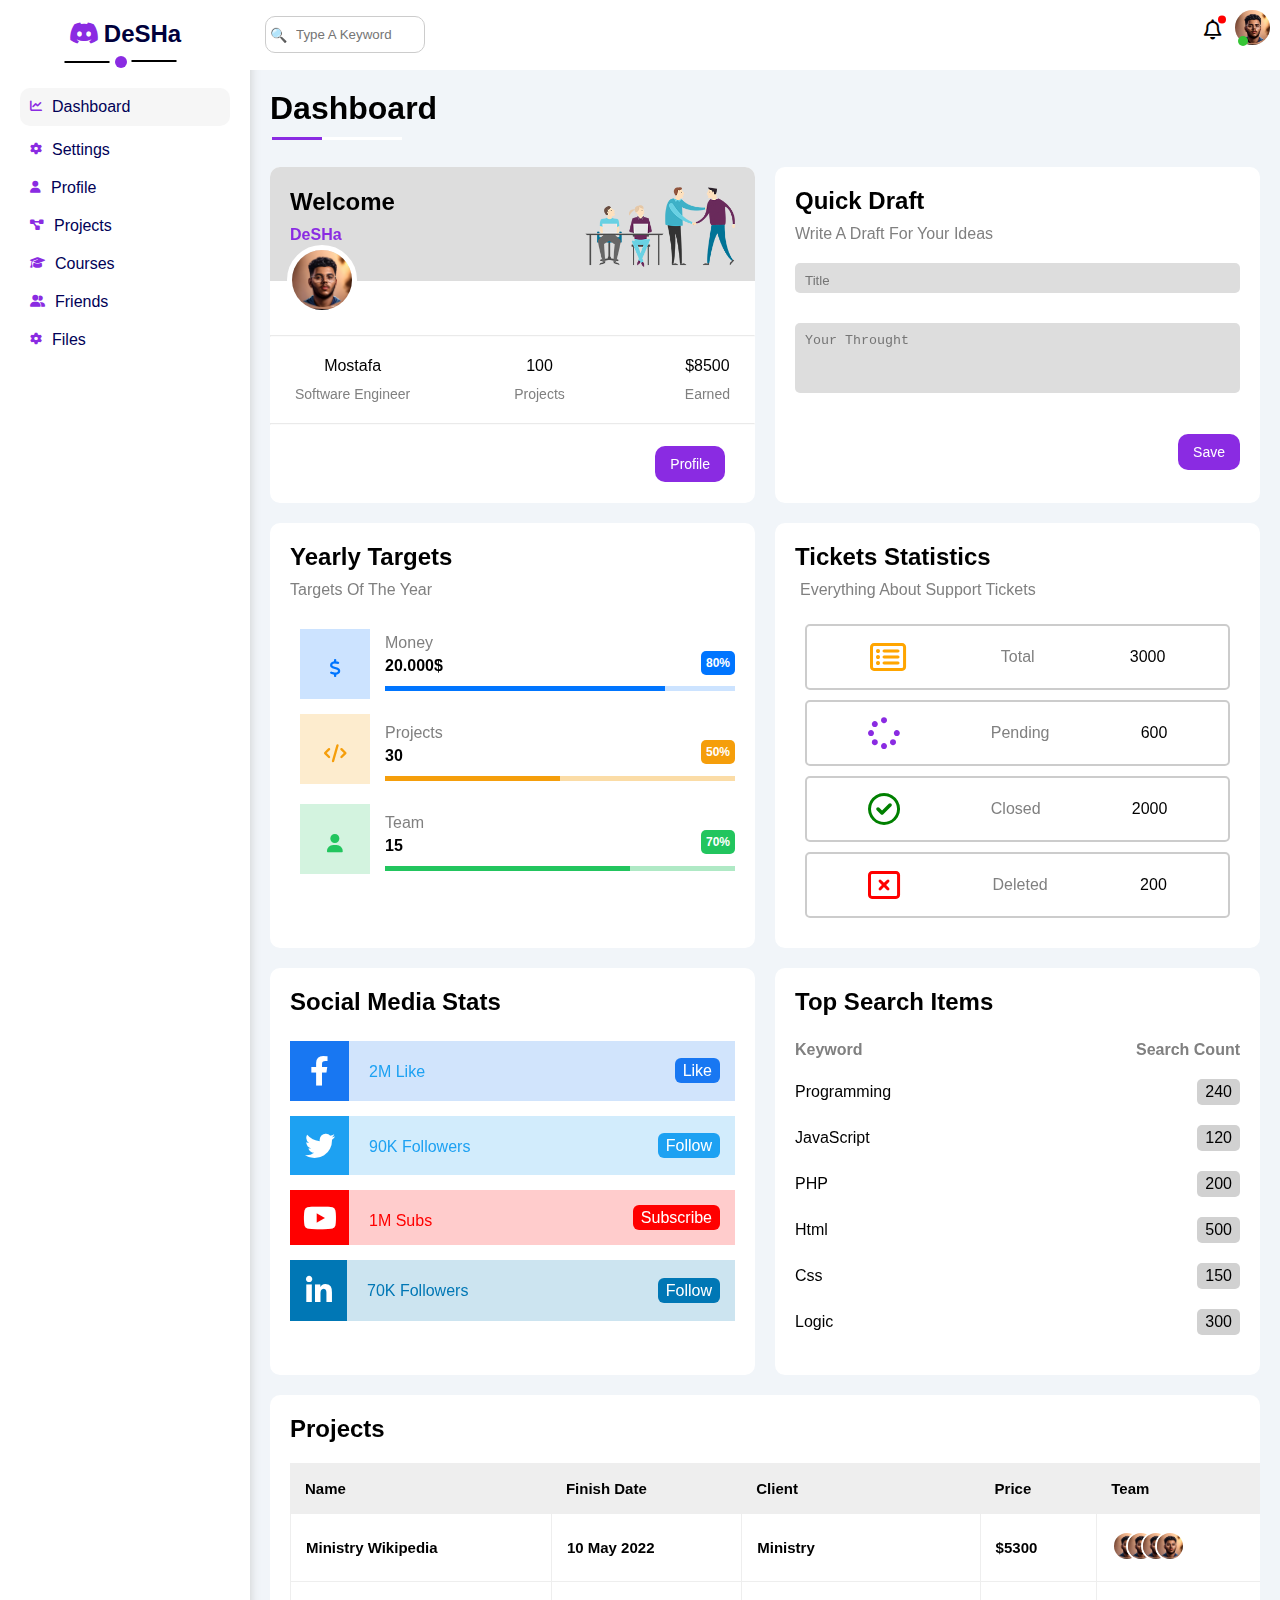
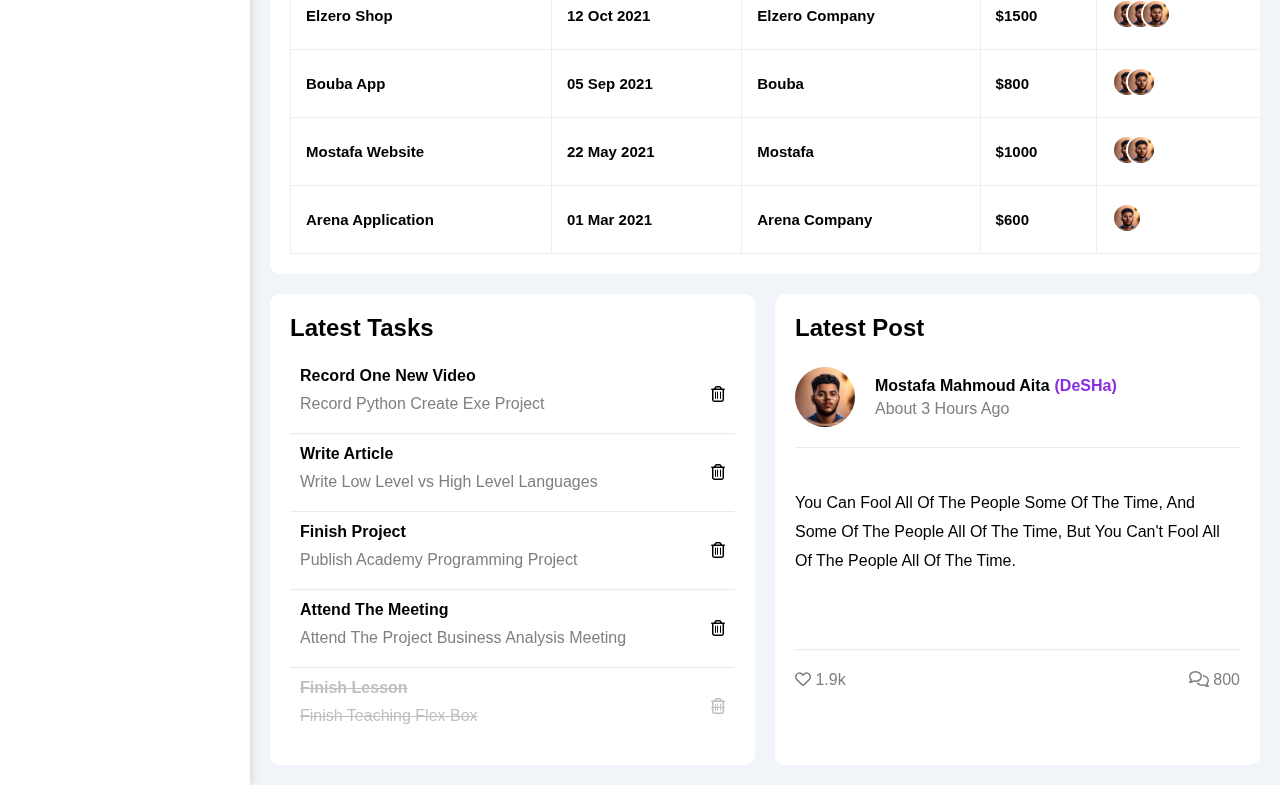
<file: index.html>
<!DOCTYPE html>
<html lang="en">
<head>
    <meta charset="UTF-8">
    <meta name="viewport" content="width=device-width, initial-scale=1.0">
    <title>Dashboard</title>
    <!-- css -->
    <link href="./css dashed/dashed.css" rel="stylesheet">
    <!-- icon -->
    <link href="./css dashed/all.min.css" rel="stylesheet">
    <!-- font -->
     <link rel="preconnect" href="https://fonts.googleapis.com">
     <link rel="preconnect" href="https://fonts.gstatic.com" crossorigin>
     <link href="https://fonts.googleapis.com/css2?family=Work+Sans:wght@200;300;400;500;600;700;800&display=swap" rel="stylesheet">
</head>
<body>
    <div class="page">
        <!-- sidebar -->
        <div class="sidebar">
            <h2><i class="fa-brands fa-discord"></i><span>DeSHa</span></h2>
                <ul>
                    <li >
                        <a href="index.html" class="active"><i class="fa-solid fa-chart-line"></i><span>Dashboard</span></a>
                    </li>
                    <li>
                        <a href="setting.html"><i class="fa-solid fa-gear"></i><span>Settings</span></a>
                    </li>
                    <li>
                        <a href="profile.html"><i class="fa-solid fa-user"></i><span>Profile</span></a>
                    </li>
                    <li>
                        <a href="projects.html"><i class="fa-solid fa-diagram-project"></i><span>Projects</span></a>
                    </li>
                    <li>
                        <a href="courses.html"><i class="fa-solid fa-graduation-cap"></i><span>Courses</span></a>
                    </li>
                    <li>
                        <a href="friends.html"><i class="fa-solid fa-user-group"></i><span>Friends</span></a>
                    </li>
                    <li>
                        <a href="file.html"><i class="fa-solid fa-gear"></i><span>Files</span></a>
                    </li>
                </ul>
        </div>
          <!-- contain -->
        <div class="contain"> 
            <!-- head -->
            <div class="head">
                <div class="search">
                    <input type="search" placeholder="Type A Keyword">
                </div>
                <div class="icon">
                    <i class="fa-regular fa-bell fa-lg"></i>
                    <img src="./1671491747603.jpg" >
                </div>
            </div>
            <!-- page -->
             <h1>Dashboard</h1>
             <div class="box">
                <!-- box1 -->
                <div class="box1">
                    <div class="header">
                        <div class="left-header">
                             <h2>Welcome</h2>
                              <p>DeSHa</p>
                        </div>
                        <div class="right-header">
                            <img src="./welcome.png">
                        </div>
                    </div>
                    <div class="content">
                        <img src="./1671491747603.jpg">
                        <hr>
                        <div class="me">
                            <div class="left-me">
                                <p>Mostafa</p>
                                <span>Software Engineer</span>
                            </div>
                            <div class="center-me">
                                <p>100</p>
                                <span>Projects</span>
                            </div>
                            <div class="right-me">
                                <p>$8500</p>
                                <span>Earned</span>
                            </div>
                        </div>
                        <hr>
                        <div class="icon-profile">
                            <a href="">Profile</a>
                        </div>
                    </div>
                </div>
                <!-- box2 -->
                <div class="box2">
                    <div class="text">
                        <h2>Quick Draft</h2>
                        <p>Write A Draft For Your Ideas</p>
                    </div>
                    <div class="icon-text">
                        <input type="text" placeholder="Title" >
                        <textarea placeholder="Your Throught"></textarea>
                    </div>
                    <div class="icon-save">
                        <a href="#">Save</a>
                    </div>
                </div>
                <!-- box3 -->
                <div class="box3">
                    <div class="text">
                        <h2>Yearly Targets</h2>
                        <p>Targets Of The Year</p>
                    </div>
                    <div class="icon-box3">
                        <div class="one">
                            <div class="one-left">
                                <i class="fa-solid fa-dollar-sign"></i>
                            </div>
                            <div class="one-right">
                                <p>Money</p>
                                <span>20.000$</span>
                            </div>

                        </div>
                        <div class="two">
                            <div class="two-left">
                                <i class="fa-solid fa-code"></i>
                            </div>
                            <div class="two-right">
                                <p>Projects</p>
                                <span>30</span>
                            </div>

                        </div>
                        <div class="three">
                            <div class="three-left">
                                <i class="fa-solid fa-user"></i>
                            </div>
                            <div class="three-right">
                                <P>Team</P>
                                <span>15</span>
                            </div>

                        </div>
                    </div>

                </div>
                <!-- box4 -->
                <div class="box4">
                    <div class="text">
                        <h2>Tickets Statistics</h2>
                        <p>Everything About Support Tickets</p>
                    </div>
                    <div class="icon-box4">
                        <div class="icons">
                            <div class="a">
                            <i class="fa-regular fa-rectangle-list fa-2x"></i>
                            <span>Total</span>
                            <p>3000</p>
                            </div>
                            <div class="b">
                                <i class="fa-solid fa-spinner fa-2x"></i>
                                <span>Pending</span>
                                <p>600</p>
                            </div>
                            <div class="c">
                                <i class="fa-regular fa-circle-check fa-2x"></i>
                                <span>Closed</span>
                                <p>2000</p>
                            </div>
                                <div class="d">
                                    <i class="fa-regular fa-rectangle-xmark fa-2x"></i>
                                    <span>Deleted</span>
                                    <p>200</p>
                                </div>
                        </div>
                    </div>

                </div>
                <!-- box5 -->
                <div class="box5">
                    <h2>Social Media Stats</h2>
                        <div class="one-social">
                            <div class="left">
                                <i class="fa-brands fa-facebook-f"></i>
                                <p>2M Like</p>
                            </div>
                            <div class="right">
                                <a href="#">Like</a>
                            </div>
                        </div>
                        <div class="two-social">
                            <div class="left">
                                <i class="fa-brands fa-twitter"></i>
                                <p>90K Followers</p>
                            </div>
                            <div class="right">
                                <a href="#">Follow</a>
                            </div>
                        </div>
                        <div class="three-social">
                            <div class="left">
                                <i class="fa-brands fa-youtube"></i>
                                <p>1M Subs</p>
                            </div>
                            <div class="right">
                                <a href="#">Subscribe</a>
                            </div>
                        </div>
                        <div class="four-social">
                            <div class="left">
                                <i class="fa-brands fa-linkedin-in"></i>
                                <p>70K Followers</p>
                            </div>
                            <div class="right">
                                <a href="#">Follow</a>
                            </div>
                        </div>

                  

                </div>
                <!-- box6 -->
                <div class="box6">
                    <h2>Top Search Items</h2>
                             <div class="one">
                                <h4>Keyword</h4>
                                <h4>Search Count</h4>
                            </div>
                            <div class="two">
                                <p>Programming</p>
                                <p class="boxs">240</p>
                            </div>
                            <div class="three">
                                <p>JavaScript</p>
                                <p class="boxs">120</p>

                            </div>
                            <div class="four">
                                <p>PHP</p>
                                <p class="boxs">200</p>

                            </div>
                            <div class="five">
                                 <p>Html</p>
                                 <p class="boxs">500</p>

                            </div>
                            <div class="six">
                                <p>Css</p> 
                                <p class="boxs">150</p>

                            </div>
                            <div class="seven">
                                 <p>Logic</p>
                                 <p class="boxs">300</p>

                            </div>

                             

                </div>
             </div>
              <!-- table -->
          <div class="table">
            <h2>Projects</h2>
            <table>
                <thead >
                    <tr>
                        <th>Name</th>
                        <th>Finish Date</th>
                        <th>Client</th>
                        <th>Price</th>
                        <th>Team</th>
                        <th>Status</th>
                    </tr>
                </thead>
                <tbody>
                    <tr class="on1">
                        <td>Ministry Wikipedia</td>
                        <td>10 May 2022</td>
                        <td>Ministry</td>
                        <td>$5300</td>
                        <td>
                            <img src="./1671491747603.jpg">
                            <img src="./1671491747603.jpg">
                            <img src="./1671491747603.jpg">
                            <img src="./1671491747603.jpg">
                        </td>
                        <td><span>Pending</span></td>
                    </tr >
                    <tr class="tw2">
                        <td>Elzero Shop</td>
                        <td>12 Oct 2021</td>
                        <td>Elzero Company</td>
                        <td>$1500</td>
                        <td class="img">
                            <img src="./1671491747603.jpg">
                            <img src="./1671491747603.jpg">
                            <img src="./1671491747603.jpg">
                        </td>
                        <td><span>In Progress</span></td>
                    </tr>
                    <tr class="thre3">
                        <td>Bouba App</td>
                        <td>05 Sep 2021</td>
                        <td>Bouba</td>
                        <td>$800</td>
                        <td class="img">
                            <img src="./1671491747603.jpg">
                            <img src="./1671491747603.jpg">
                        </td>
                        <td><span>Completed</span></td>
                    </tr>
                    <tr class="fou4">
                        <td>Mostafa Website</td>
                        <td>22 May 2021</td>
                        <td>Mostafa</td>
                        <td>$1000</td>
                        <td class="img">
                            <img src="./1671491747603.jpg">
                            <img src="./1671491747603.jpg">
                        </td>
                        <td><span>Completed</span></td>
                    </tr>
                    <tr class="fif5">
                        <td>Arena Application</td>
                        <td>01 Mar 2021</td>
                        <td>Arena Company</td>
                        <td>$600</td>
                        <td class="img">
                            <img src="./1671491747603.jpg">
                        </td>
                        <td><span>Rejected</span></td>
                    </tr>
                </tbody>
            </table>
         </div>
         <!-- box other -->
         <div class="box-other">
            <!-- box7 -->
            <div class="box7">
                <h2>Latest Tasks</h2>
                <div class="text-box7">
                    <!-- one -->
                    <div class="o1">
                        <div class="left-text">
                        <h4>Record One New Video</h4>
                        <p>Record Python Create Exe Project</p>
                        </div>
                        <div class="right-icon">
                            <i class="fa-regular fa-trash-can delete"></i>
                        </div>
                    </div>
                    <hr>
                    <!-- two -->
                    <div class="t2">
                        <div class="left-text">
                        <h4>Write Article</h4>
                        <p>Write Low Level vs High Level Languages</p>
                        </div>
                        <div class="right-icon">
                            <i class="fa-regular fa-trash-can delete"></i>
                        </div>
                    </div>
                    <hr>
                     <!-- three -->
                     <div class="t3">
                        <div class="left-text">
                        <h4>Finish Project</h4>
                        <p>Publish Academy Programming Project</p>
                        </div>
                        <div class="right-icon">
                            <i class="fa-regular fa-trash-can delete"></i>
                        </div>
                    </div>
                    <hr>
                      <!-- four -->
                      <div class="f4">
                        <div class="left-text">
                        <h4>Attend The Meeting</h4>
                        <p>Attend The Project Business Analysis Meeting</p>
                        </div>
                        <div class="right-icon">
                            <i class="fa-regular fa-trash-can delete "></i>
                        </div>
                    </div>
                    <hr>
                    <!-- five -->
                    <div class="f5">
                        <div class="left-text">
                        <h4 class="h4">Finish Lesson</h4>
                        <p class="p">Finish Teaching Flex Box</p>
                        </div>
                        <div class="right-icon">
                            <i class="fa-regular fa-trash-can delete i"></i>
                        </div>
                    </div>
                </div>
            </div>
            <!-- box8 -->
            <div class="box8">
                <h2>Latest Post</h2>
                <div class="text-box8">
                    <div class="top-text">
                        <img src="./1671491747603.jpg">
                        <div class="txt">
                        <h4>Mostafa Mahmoud Aita<span>(DeSHa)</span></h4>
                        <p>About 3 Hours Ago</p>
                        </div>
                    </div>
                    <hr>
                    <div class="center-text">
                        <p>
                            You Can Fool All Of The People Some Of The Time, And Some Of The People All Of The Time, But You Can't Fool All Of The People All Of The Time.
                        </p>

                    </div>
                    <hr>
                    <div class="bottom-text">
                        <div class="left">
                            <i class="fa-regular fa-heart"></i>
                            <span>1.9k</span>
                        </div>
                        <div class="right">
                            <i class="fa-regular fa-comments"></i>
                            <span>800</span>
                        </div>

                    </div>

                </div>

            </div>
         </div>
         
        </div>
         
    </div>
</body>
</html>
</file>
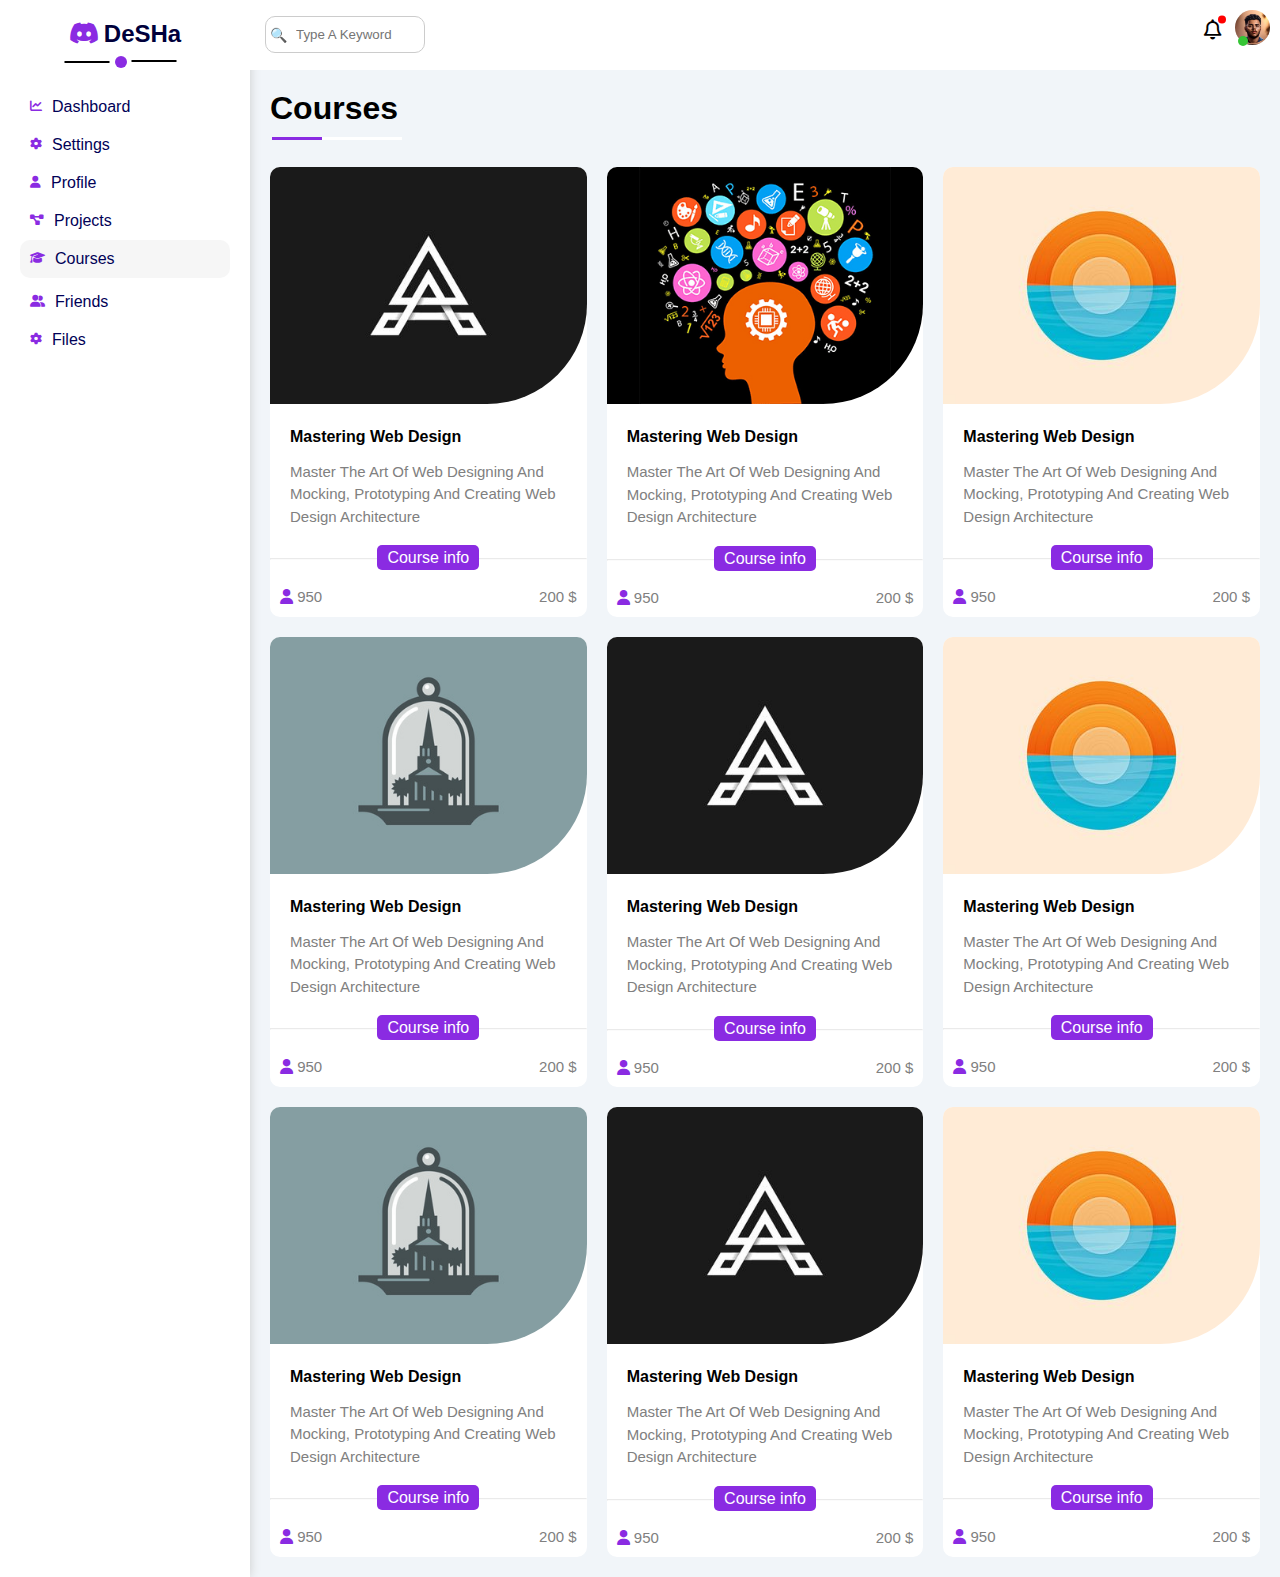
<file: courses.html>
<!DOCTYPE html>
<html lang="en">
<head>
    <meta charset="UTF-8">
    <meta name="viewport" content="width=device-width, initial-scale=1.0">
    <title>Courses</title>
           <!-- css -->
     <!-- 1/ for css sidebar and header -->
     <link href="./css dashed/dashed.css" rel="stylesheet">
     <!-- 2/for css  page new -->
     <link href="./css course/course.css" rel="stylesheet">
       <!-- 1/ for icon header and sidebar -->
       <link href="./css dashed/all.min.css" rel="stylesheet">
       <!-- 2/ for new icon -->
       <link href="./css course/all.min.css" rel="stylesheet">
        <!-- font -->
      <link rel="preconnect" href="https://fonts.googleapis.com">
      <link rel="preconnect" href="https://fonts.gstatic.com" crossorigin>
      <link href="https://fonts.googleapis.com/css2?family=Work+Sans:wght@200;300;400;500;600;700;800&display=swap" rel="stylesheet">
</head>
<body>
    <div class="page">
        <!-- sidebar -->
        <div class="sidebar">
            <h2><i class="fa-brands fa-discord"></i><span>DeSHa</span></h2>
                <ul>
                    <li >
                        <a href="index.html" ><i class="fa-solid fa-chart-line"></i><span>Dashboard</span></a>
                    </li>
                    <li>
                        <a href="setting.html"  ><i class="fa-solid fa-gear"></i><span>Settings</span></a>
                    </li>
                    <li>
                        <a href="profile.html"  ><i class="fa-solid fa-user"></i><span>Profile</span></a>
                    </li>
                    <li>
                        <a href="projects.html"><i class="fa-solid fa-diagram-project"></i><span>Projects</span></a>
                    </li>
                    <li>
                        <a href="courses.html" class="active"><i class="fa-solid fa-graduation-cap"></i><span>Courses</span></a>
                    </li>
                    <li>
                        <a href="friends.html"><i class="fa-solid fa-user-group"></i><span>Friends</span></a>
                    </li>
                    <li>
                        <a href="file.html"><i class="fa-solid fa-gear"></i><span>Files</span></a>
                    </li>
                </ul>
        </div>

          <!-- contain -->
        <div class="contain"> 
            <!-- head -->
            <div class="head">
                <div class="search">
                    <input type="search" placeholder="Type A Keyword">
                </div>
                <div class="icon">
                    <i class="fa-regular fa-bell fa-lg"></i>
                    <img src="./1671491747603.jpg" >
                </div>
            </div>
             <!-- page -->
            <h1>Courses</h1>
            <div class="boxs">
                <!-- box1 -->
                <div class="box1">
                    <img src="./css course/course-01.jpg" alt="">
                    <div class="text">
                        <h4>Mastering Web Design</h4>
                        <P>
                            Master The Art Of Web Designing And Mocking, Prototyping And Creating Web Design Architecture
                        </P>
                    </div>
                    <hr>
                    <div class="info">
                        <span>Course info</span>
                    </div>
                    <div class="footer">
                        <div class="left">
                           <span> <i class="fa-solid fa-user"></i> 950</span>

                        </div>
                        <div class="right">
                            <P>200 $</P>
                        </div>
                    </div>

                </div>
                <!-- box2 -->
                <div class="box2">
                    <img src="./css course/course-02.jpg" alt="">
                    <div class="text">
                        <h4>Mastering Web Design</h4>
                        <P>
                            Master The Art Of Web Designing And Mocking, Prototyping And Creating Web Design Architecture
                        </P>
                    </div>
                    <hr>
                    <div class="info">
                        <span>Course info</span>
                    </div>
                    <div class="footer">
                        <div class="left">
                           <span> <i class="fa-solid fa-user"></i> 950</span>

                        </div>
                        <div class="right">
                            <P>200 $</P>
                        </div>
                    </div>

                </div>
                <!-- box3 -->
                <div class="box3">
                    <img src="./css course/course-03.jpg" alt="">
                    <div class="text">
                        <h4>Mastering Web Design</h4>
                        <P>
                            Master The Art Of Web Designing And Mocking, Prototyping And Creating Web Design Architecture
                        </P>
                    </div>
                    <hr>
                    <div class="info">
                        <span>Course info</span>
                    </div>
                    <div class="footer">
                        <div class="left">
                           <span> <i class="fa-solid fa-user"></i> 950</span>

                        </div>
                        <div class="right">
                            <P>200 $</P>
                        </div>
                    </div>

                </div>
                <!-- box4 -->
                <div class="box4">
                    <img src="./css course/course-04.jpg" alt="">
                    <div class="text">
                        <h4>Mastering Web Design</h4>
                        <P>
                            Master The Art Of Web Designing And Mocking, Prototyping And Creating Web Design Architecture
                        </P>
                    </div>
                    <hr>
                    <div class="info">
                        <span>Course info</span>
                    </div>
                    <div class="footer">
                        <div class="left">
                           <span> <i class="fa-solid fa-user"></i> 950</span>

                        </div>
                        <div class="right">
                            <P>200 $</P>
                        </div>
                    </div>

                </div>
                <!-- box5 -->
                <div class="box5">
                    <img src="./css course/course-01.jpg" alt="">
                    <div class="text">
                        <h4>Mastering Web Design</h4>
                        <P>
                            Master The Art Of Web Designing And Mocking, Prototyping And Creating Web Design Architecture
                        </P>
                    </div>
                    <hr>
                    <div class="info">
                        <span>Course info</span>
                    </div>
                    <div class="footer">
                        <div class="left">
                           <span> <i class="fa-solid fa-user"></i> 950</span>

                        </div>
                        <div class="right">
                            <P>200 $</P>
                        </div>
                    </div>

                </div>
                <!-- box6 -->
                <div class="box6">
                    <img src="./css course/course-03.jpg" alt="">
                    <div class="text">
                        <h4>Mastering Web Design</h4>
                        <P>
                            Master The Art Of Web Designing And Mocking, Prototyping And Creating Web Design Architecture
                        </P>
                    </div>
                    <hr>
                    <div class="info">
                        <span>Course info</span>
                    </div>
                    <div class="footer">
                        <div class="left">
                           <span> <i class="fa-solid fa-user"></i> 950</span>

                        </div>
                        <div class="right">
                            <P>200 $</P>
                        </div>
                    </div>

                </div>
                <!-- box7 -->
                <div class="box7">
                    <img src="./css course/course-04.jpg" alt="">
                    <div class="text">
                        <h4>Mastering Web Design</h4>
                        <P>
                            Master The Art Of Web Designing And Mocking, Prototyping And Creating Web Design Architecture
                        </P>
                    </div>
                    <hr>
                    <div class="info">
                        <span>Course info</span>
                    </div>
                    <div class="footer">
                        <div class="left">
                           <span> <i class="fa-solid fa-user"></i> 950</span>

                        </div>
                        <div class="right">
                            <P>200 $</P>
                        </div>
                    </div>

                </div>
                <!-- box8 -->
                <div class="box8-1">
                    <img src="./css course/course-01.jpg" alt="">
                    <div class="text">
                        <h4>Mastering Web Design</h4>
                        <P>
                            Master The Art Of Web Designing And Mocking, Prototyping And Creating Web Design Architecture
                        </P>
                    </div>
                    <hr>
                    <div class="info">
                        <span>Course info</span>
                    </div>
                    <div class="footer">
                        <div class="left">
                           <span> <i class="fa-solid fa-user"></i> 950</span>

                        </div>
                        <div class="right">
                            <P>200 $</P>
                        </div>
                    </div>

                </div>
                <!-- box9 -->
                <div class="box9">
                    <img src="./css course/course-03.jpg" alt="">
                    <div class="text">
                        <h4>Mastering Web Design</h4>
                        <P>
                            Master The Art Of Web Designing And Mocking, Prototyping And Creating Web Design Architecture
                        </P>
                    </div>
                    <hr>
                    <div class="info">
                        <span>Course info</span>
                    </div>
                    <div class="footer">
                        <div class="left">
                           <span> <i class="fa-solid fa-user"></i> 950</span>

                        </div>
                        <div class="right">
                            <P>200 $</P>
                        </div>
                    </div>

                </div>
            </div>
        </div>
    </div>
    
    
</body>
</html>
</file>
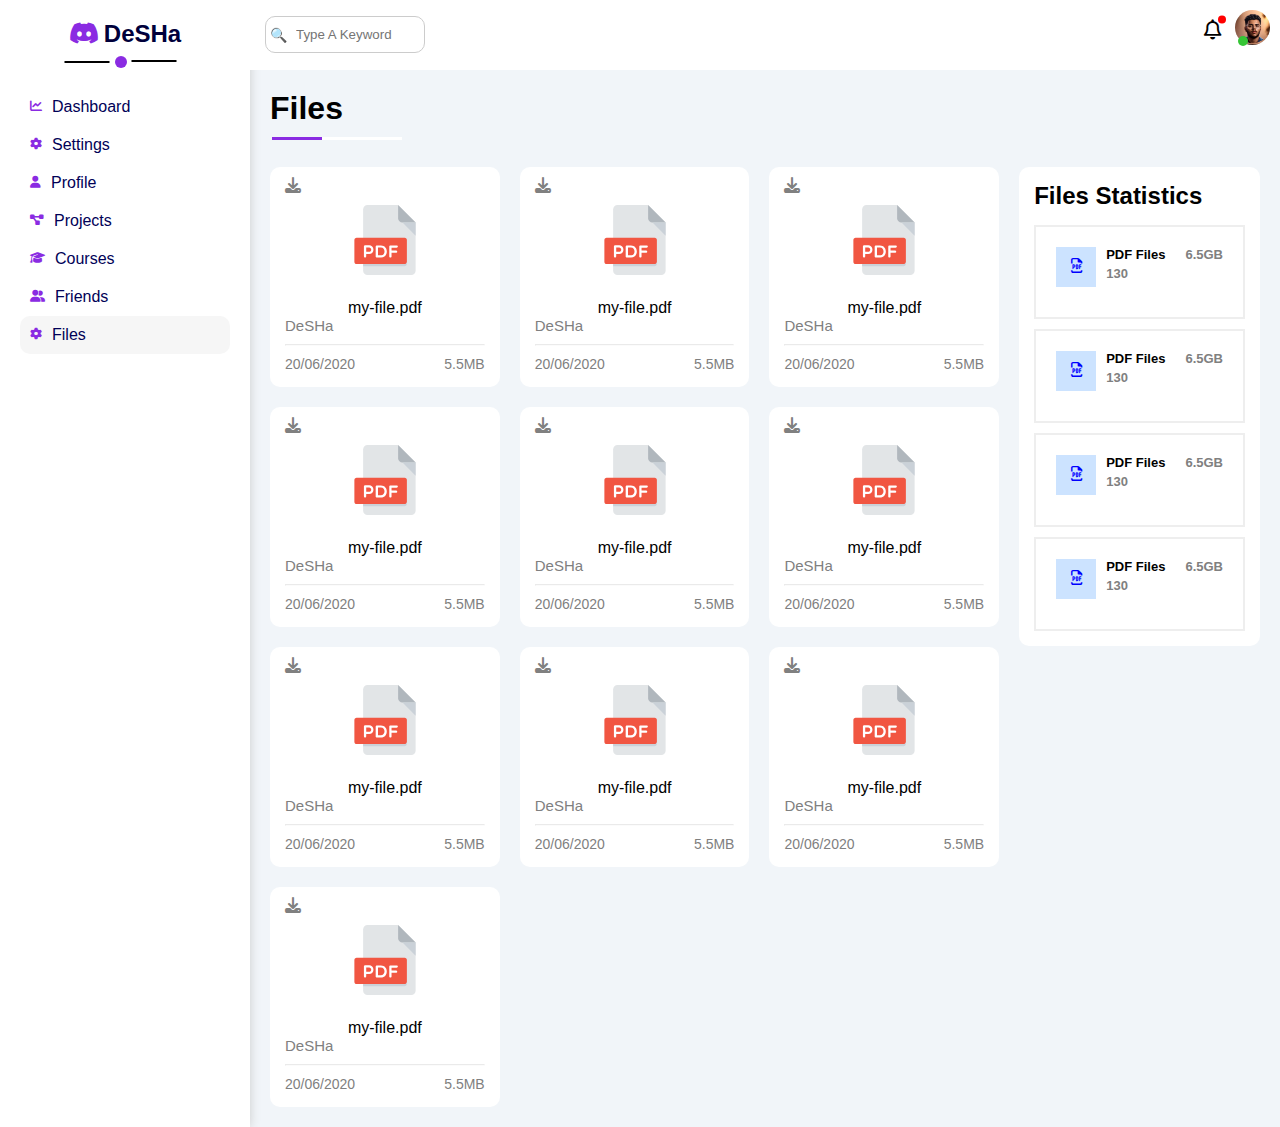
<file: file.html>
<!DOCTYPE html>
<html lang="en">
<head>
    <meta charset="UTF-8">
    <meta name="viewport" content="width=device-width, initial-scale=1.0">
    <title>Files</title>
       <!-- css -->
     <!-- 1/ for css sidebar and header -->
     <link href="./css dashed/dashed.css" rel="stylesheet">
     <!-- 2/for css  page new -->
     <link href="./css files/files.css" rel="stylesheet">
       <!-- 1/ for icon header and sidebar -->
       <link href="./css dashed/all.min.css" rel="stylesheet">
       <!-- 2/ for new icon -->
       <link href="./css files/all.min.css" rel="stylesheet">
        <!-- font -->
      <link rel="preconnect" href="https://fonts.googleapis.com">
      <link rel="preconnect" href="https://fonts.gstatic.com" crossorigin>
      <link href="https://fonts.googleapis.com/css2?family=Work+Sans:wght@200;300;400;500;600;700;800&display=swap" rel="stylesheet">
</head>
<body>
    <div class="page">
        <!-- sidebar -->
        <div class="sidebar">
            <h2><i class="fa-brands fa-discord"></i><span>DeSHa</span></h2>
                <ul>
                    <li >
                        <a href="index.html" ><i class="fa-solid fa-chart-line"></i><span>Dashboard</span></a>
                    </li>
                    <li>
                        <a href="setting.html"  ><i class="fa-solid fa-gear"></i><span>Settings</span></a>
                    </li>
                    <li>
                        <a href="profile.html"  ><i class="fa-solid fa-user"></i><span>Profile</span></a>
                    </li>
                    <li>
                        <a href="projects.html"><i class="fa-solid fa-diagram-project"></i><span>Projects</span></a>
                    </li>
                    <li>
                        <a href="courses.html" ><i class="fa-solid fa-graduation-cap"></i><span>Courses</span></a>
                    </li>
                    <li>
                        <a href="friends.html" ><i class="fa-solid fa-user-group"></i><span>Friends</span></a>
                    </li>
                    <li>
                        <a href="file.html" class="active"><i class="fa-solid fa-gear"></i><span>Files</span></a>
                    </li>
                </ul>
        </div>

          <!-- contain -->
        <div class="contain"> 
            <!-- head -->
            <div class="head">
                <div class="search">
                    <input type="search" placeholder="Type A Keyword">
                </div>
                <div class="icon">
                    <i class="fa-regular fa-bell fa-lg"></i>
                    <img src="./1671491747603.jpg" >
                </div>
            </div>
             <!-- page -->
            <h1>Files</h1>
            <div class="boxs">
                <div class="left">
                     <!-- box1 -->
                <div class="box1">
                    <div class="icon">
                        <i class="fa-solid fa-download c-grey p-absolute"></i>
                    </div>
                    <div class="img">
                        <img src="./css files/pdf.svg" alt="">
                        <P>my-file.pdf</P>
                    </div>
                    <div class="txt-left">
                        <P>DeSHa</P>
                    </div>
                    <hr>
                    <div class="bottom">
                        <span>20/06/2020</span>
                        <span>5.5MB</span>
                    </div>

                </div>
                <!-- box2 -->
                <div class="box2">
                    <div class="icon">
                        <i class="fa-solid fa-download c-grey p-absolute"></i>
                    </div>
                    <div class="img">
                        <img src="./css files/pdf.svg" alt="">
                        <P>my-file.pdf</P>
                    </div>
                    <div class="txt-left">
                        <P>DeSHa</P>
                    </div>
                    <hr>
                    <div class="bottom">
                        <span>20/06/2020</span>
                        <span>5.5MB</span>
                    </div>

                </div>
                 <!-- box3 -->
                 <div class="box3">
                    <div class="icon">
                        <i class="fa-solid fa-download c-grey p-absolute"></i>
                    </div>
                    <div class="img">
                        <img src="./css files/pdf.svg" alt="">
                        <P>my-file.pdf</P>
                    </div>
                    <div class="txt-left">
                        <P>DeSHa</P>
                    </div>
                    <hr>
                    <div class="bottom">
                        <span>20/06/2020</span>
                        <span>5.5MB</span>
                    </div>

                </div>
                <!-- box4-->
                <div class="box4">
                    <div class="icon">
                        <i class="fa-solid fa-download c-grey p-absolute"></i>
                    </div>
                    <div class="img">
                        <img src="./css files/pdf.svg" alt="">
                        <P>my-file.pdf</P>
                    </div>
                    <div class="txt-left">
                        <P>DeSHa</P>
                    </div>
                    <hr>
                    <div class="bottom">
                        <span>20/06/2020</span>
                        <span>5.5MB</span>
                    </div>

                </div>
                <!-- box5 -->
                <div class="box5">
                    <div class="icon">
                        <i class="fa-solid fa-download c-grey p-absolute"></i>
                    </div>
                    <div class="img">
                        <img src="./css files/pdf.svg" alt="">
                        <P>my-file.pdf</P>
                    </div>
                    <div class="txt-left">
                        <P>DeSHa</P>
                    </div>
                    <hr>
                    <div class="bottom">
                        <span>20/06/2020</span>
                        <span>5.5MB</span>
                    </div>

                </div>
                 <!-- box6 -->
                 <div class="box6">
                    <div class="icon">
                        <i class="fa-solid fa-download c-grey p-absolute"></i>
                    </div>
                    <div class="img">
                        <img src="./css files/pdf.svg" alt="">
                        <P>my-file.pdf</P>
                    </div>
                    <div class="txt-left">
                        <P>DeSHa</P>
                    </div>
                    <hr>
                    <div class="bottom">
                        <span>20/06/2020</span>
                        <span>5.5MB</span>
                    </div>

                </div>
                 <!-- box7 -->
                 <div class="box7">
                    <div class="icon">
                        <i class="fa-solid fa-download c-grey p-absolute"></i>
                    </div>
                    <div class="img">
                        <img src="./css files/pdf.svg" alt="">
                        <P>my-file.pdf</P>
                    </div>
                    <div class="txt-left">
                        <P>DeSHa</P>
                    </div>
                    <hr>
                    <div class="bottom">
                        <span>20/06/2020</span>
                        <span>5.5MB</span>
                    </div>

                </div>
                <!-- box8 -->
                <div class="box8">
                    <div class="icon">
                        <i class="fa-solid fa-download c-grey p-absolute"></i>
                    </div>
                    <div class="img">
                        <img src="./css files/pdf.svg" alt="">
                        <P>my-file.pdf</P>
                    </div>
                    <div class="txt-left">
                        <P>DeSHa</P>
                    </div>
                    <hr>
                    <div class="bottom">
                        <span>20/06/2020</span>
                        <span>5.5MB</span>
                    </div>

                </div>
                 <!-- box9 -->
                 <div class="box9">
                    <div class="icon">
                        <i class="fa-solid fa-download c-grey p-absolute"></i>
                    </div>
                    <div class="img">
                        <img src="./css files/pdf.svg" alt="">
                        <P>my-file.pdf</P>
                    </div>
                    <div class="txt-left">
                        <P>DeSHa</P>
                    </div>
                    <hr>
                    <div class="bottom">
                        <span>20/06/2020</span>
                        <span>5.5MB</span>
                    </div>

                </div>
                 <!-- box10 -->
                 <div class="box10">
                    <div class="icon">
                        <i class="fa-solid fa-download c-grey p-absolute"></i>
                    </div>
                    <div class="img">
                        <img src="./css files/pdf.svg" alt="">
                        <P>my-file.pdf</P>
                    </div>
                    <div class="txt-left">
                        <P>DeSHa</P>
                    </div>
                    <hr>
                    <div class="bottom">
                        <span>20/06/2020</span>
                        <span>5.5MB</span>
                    </div>

                </div>
                </div>
                <div class="right">

                    <div class="box-right">
                        <h2>Files Statistics</h2>
                        <!-- one -->
                        <div class="box-one">
                            <div class="left">
                                   <i class="fa-regular fa-file-pdf fa-lg blue center-flex c-blue icon"></i> 
                                <div class="info">
                                 <p >PDF Files</p>
                                <span>130</span>
                                </div>
                            </div>
                            <div class="right">
                                <P>6.5GB</P>
                            </div>

                        </div>
                          <!-- two -->
                          <div class="box-two">
                            <div class="left">
                                   <i class="fa-regular fa-file-pdf fa-lg blue center-flex c-blue icon"></i> 
                                <div class="info">
                                 <p >PDF Files</p>
                                <span>130</span>
                                </div>
                            </div>
                            <div class="right">
                                <P>6.5GB</P>
                            </div>

                        </div>
                          <!-- three -->
                          <div class="box-three">
                            <div class="left">
                                   <i class="fa-regular fa-file-pdf fa-lg blue center-flex c-blue icon"></i> 
                                <div class="info">
                                 <p >PDF Files</p>
                                <span>130</span>
                                </div>
                            </div>
                            <div class="right">
                                <P>6.5GB</P>
                            </div>

                        </div>
                          <!-- four -->
                          <div class="box-four">
                            <div class="left">
                                   <i class="fa-regular fa-file-pdf fa-lg blue center-flex c-blue icon"></i> 
                                <div class="info">
                                 <p >PDF Files</p>
                                <span>130</span>
                                </div>
                            </div>
                            <div class="right">
                                <P>6.5GB</P>
                            </div>

                        </div>
                 
    
                    </div>
    
                    
                </div>
               
        

            </div>
        </div>
    </div>
    
    
    
</body>
</html>
</file>
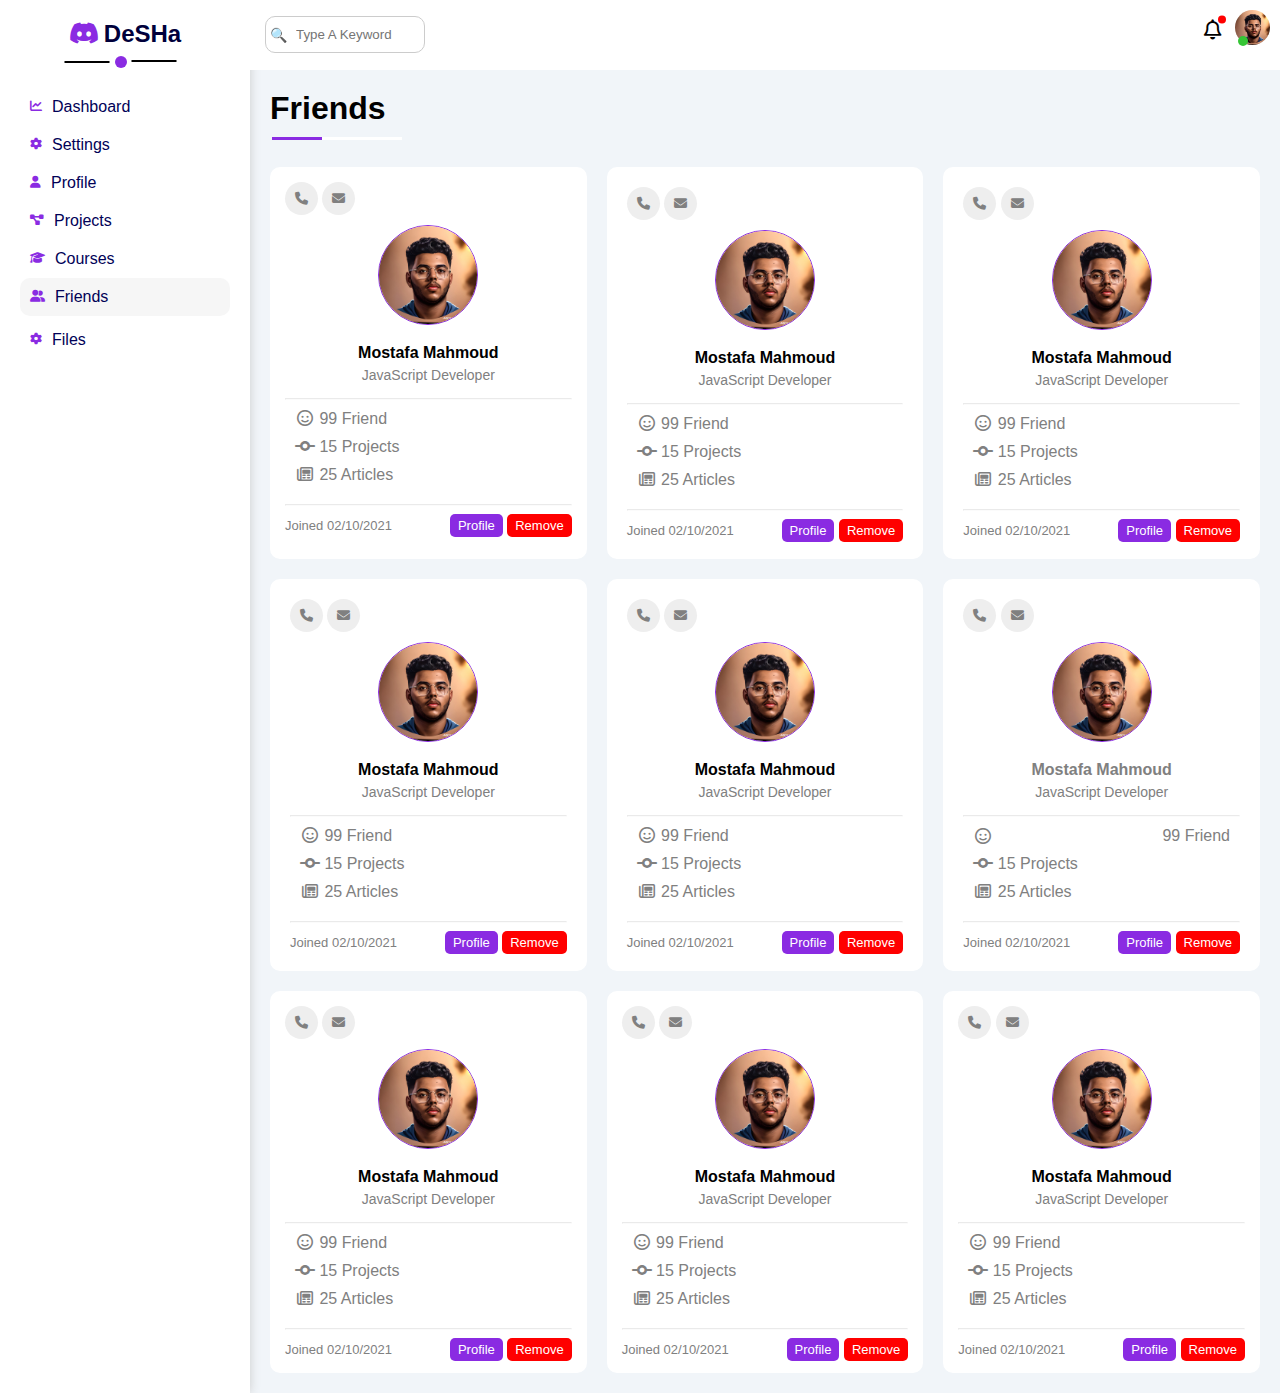
<file: friends.html>
<!DOCTYPE html>
<html lang="en">
<head>
    <meta charset="UTF-8">
    <meta name="viewport" content="width=device-width, initial-scale=1.0">
    <title>Friends</title>
        <!-- css -->
     <!-- 1/ for css sidebar and header -->
     <link href="./css dashed/dashed.css" rel="stylesheet">
     <!-- 2/for css  page new -->
     <link href="./css friends/friends.css" rel="stylesheet">
       <!-- 1/ for icon header and sidebar -->
       <link href="./css dashed/all.min.css" rel="stylesheet">
       <!-- 2/ for new icon -->
       <link href="./css friends/all.min.css" rel="stylesheet">
        <!-- font -->
      <link rel="preconnect" href="https://fonts.googleapis.com">
      <link rel="preconnect" href="https://fonts.gstatic.com" crossorigin>
      <link href="https://fonts.googleapis.com/css2?family=Work+Sans:wght@200;300;400;500;600;700;800&display=swap" rel="stylesheet">
</head>
<body>
    <div class="page">
        <!-- sidebar -->
        <div class="sidebar">
            <h2><i class="fa-brands fa-discord"></i><span>DeSHa</span></h2>
                <ul>
                    <li >
                        <a href="index.html" ><i class="fa-solid fa-chart-line"></i><span>Dashboard</span></a>
                    </li>
                    <li>
                        <a href="setting.html"  ><i class="fa-solid fa-gear"></i><span>Settings</span></a>
                    </li>
                    <li>
                        <a href="profile.html"  ><i class="fa-solid fa-user"></i><span>Profile</span></a>
                    </li>
                    <li>
                        <a href="projects.html"><i class="fa-solid fa-diagram-project"></i><span>Projects</span></a>
                    </li>
                    <li>
                        <a href="courses.html" ><i class="fa-solid fa-graduation-cap"></i><span>Courses</span></a>
                    </li>
                    <li>
                        <a href="friends.html" class="active"><i class="fa-solid fa-user-group"></i><span>Friends</span></a>
                    </li>
                    <li>
                        <a href="file.html"><i class="fa-solid fa-gear"></i><span>Files</span></a>
                    </li>
                </ul>
        </div>

          <!-- contain -->
        <div class="contain"> 
            <!-- head -->
            <div class="head">
                <div class="search">
                    <input type="search" placeholder="Type A Keyword">
                </div>
                <div class="icon">
                    <i class="fa-regular fa-bell fa-lg"></i>
                    <img src="./1671491747603.jpg" >
                </div>
            </div>
             <!-- page -->
            <h1>Friends</h1>
            <div class="box">
                <!-- box1 -->
                <div class="box1">
                    <div class="contact">
                        <i class="fa-solid fa-phone"></i>
                        <i class="fa-regular fa-envelope"></i>
                    </div>
                    <div class="txt-img">
                        <img src="./1671491747603.jpg" >
                        <h4>Mostafa Mahmoud</h4>
                        <p>JavaScript Developer</p>
                    </div>
                    <hr>
                    <div class="txt">
                        <div class="one">
                        <i class="fa-regular fa-face-smile fa-fw"></i>
                        <span> 99 Friend</span>
                        </div>
                        <div class="tw">
                            <i class="fa-solid fa-code-commit fa-fw"></i>
                           <span> 15 Projects</span>
                        </div>
                        <div class="thre">
                            <i class="fa-regular fa-newspaper fa-fw"></i>
                         <span>25 Articles</span>
                        </div>
                    
                    </div>
                    <hr>
                    <div class="foot">
                        <div class="left">
                            <span>Joined 02/10/2021</span>
                        </div>
                        <div class="right">
                            <a href="./profile.html">Profile</a>
                            <span><a href="#">Remove</a></span>
                        </div>
                    </div>
                </div>
                <!-- box2 -->
                <div class="box2">
                    <div class="contact">
                        <i class="fa-solid fa-phone"></i>
                        <i class="fa-regular fa-envelope"></i>
                    </div>
                    <div class="txt-img">
                        <img src="./1671491747603.jpg" >
                        <h4>Mostafa Mahmoud</h4>
                        <p>JavaScript Developer</p>
                    </div>
                    <hr>
                    <div class="txt">
                        <div class="one">
                        <i class="fa-regular fa-face-smile fa-fw"></i>
                        <span> 99 Friend</span>
                        </div>
                        <div class="tw">
                            <i class="fa-solid fa-code-commit fa-fw"></i>
                           <span> 15 Projects</span>
                        </div>
                        <div class="thre">
                            <i class="fa-regular fa-newspaper fa-fw"></i>
                         <span>25 Articles</span>
                        </div>
                    
                    </div>
                    <hr>
                    <div class="foot">
                        <div class="left">
                            <span>Joined 02/10/2021</span>
                        </div>
                        <div class="right">
                            <a href="./profile.html">Profile</a>
                            <span><a href="#">Remove</a></span>
                        </div>
                    </div>
                </div>
                <!-- box3 -->
                <div class="box3">
                    <div class="contact">
                        <i class="fa-solid fa-phone"></i>
                        <i class="fa-regular fa-envelope"></i>
                    </div>
                    <div class="txt-img">
                        <img src="./1671491747603.jpg" >
                        <h4>Mostafa Mahmoud</h4>
                        <p>JavaScript Developer</p>
                    </div>
                    <hr>
                    <div class="txt">
                        <div class="one">
                        <i class="fa-regular fa-face-smile fa-fw"></i>
                        <span> 99 Friend</span>
                        </div>
                        <div class="tw">
                            <i class="fa-solid fa-code-commit fa-fw"></i>
                           <span> 15 Projects</span>
                        </div>
                        <div class="thre">
                            <i class="fa-regular fa-newspaper fa-fw"></i>
                         <span>25 Articles</span>
                        </div>
                    
                    </div>
                    <hr>
                    <div class="foot">
                        <div class="left">
                            <span>Joined 02/10/2021</span>
                        </div>
                        <div class="right">
                            <a href="./profile.html">Profile</a>
                            <span><a href="#">Remove</a></span>
                        </div>
                    </div>
                </div>
                <!-- box4 -->
                <div class="box4">
                    <div class="contact">
                        <i class="fa-solid fa-phone"></i>
                        <i class="fa-regular fa-envelope"></i>
                    </div>
                    <div class="txt-img">
                        <img src="./1671491747603.jpg" >
                        <h4>Mostafa Mahmoud</h4>
                        <p>JavaScript Developer</p>
                    </div>
                    <hr>
                    <div class="txt">
                        <div class="one">
                        <i class="fa-regular fa-face-smile fa-fw"></i>
                        <span> 99 Friend</span>
                        </div>
                        <div class="tw">
                            <i class="fa-solid fa-code-commit fa-fw"></i>
                           <span> 15 Projects</span>
                        </div>
                        <div class="thre">
                            <i class="fa-regular fa-newspaper fa-fw"></i>
                         <span>25 Articles</span>
                        </div>
                    
                    </div>
                    <hr>
                    <div class="foot">
                        <div class="left">
                            <span>Joined 02/10/2021</span>
                        </div>
                        <div class="right">
                            <a href="./profile.html">Profile</a>
                            <span><a href="#">Remove</a></span>
                        </div>
                    </div>
                </div>
                <!-- box5 -->
                <div class="box5">
                    <div class="contact">
                        <i class="fa-solid fa-phone"></i>
                        <i class="fa-regular fa-envelope"></i>
                    </div>
                    <div class="txt-img">
                        <img src="./1671491747603.jpg" >
                        <h4>Mostafa Mahmoud</h4>
                        <p>JavaScript Developer</p>
                    </div>
                    <hr>
                    <div class="txt">
                        <div class="one">
                        <i class="fa-regular fa-face-smile fa-fw"></i>
                        <span> 99 Friend</span>
                        </div>
                        <div class="tw">
                            <i class="fa-solid fa-code-commit fa-fw"></i>
                           <span> 15 Projects</span>
                        </div>
                        <div class="thre">
                            <i class="fa-regular fa-newspaper fa-fw"></i>
                         <span>25 Articles</span>
                        </div>
                    
                    </div>
                    <hr>
                    <div class="foot">
                        <div class="left">
                            <span>Joined 02/10/2021</span>
                        </div>
                        <div class="right">
                            <a href="./profile.html">Profile</a>
                            <span><a href="#">Remove</a></span>
                        </div>
                    </div>
                </div>
                <!-- box6 -->
                <div class="box6">
                    <div class="contact">
                        <i class="fa-solid fa-phone"></i>
                        <i class="fa-regular fa-envelope"></i>
                    </div>
                    <div class="txt-img">
                        <img src="./1671491747603.jpg" >
                        <h4>Mostafa Mahmoud</h4>
                        <p>JavaScript Developer</p>
                    </div>
                    <hr>
                    <div class="txt">
                        <div class="one">
                        <i class="fa-regular fa-face-smile fa-fw"></i>
                        <span> 99 Friend</span>
                        </div>
                        <div class="tw">
                            <i class="fa-solid fa-code-commit fa-fw"></i>
                           <span> 15 Projects</span>
                        </div>
                        <div class="thre">
                            <i class="fa-regular fa-newspaper fa-fw"></i>
                         <span>25 Articles</span>
                        </div>
                    
                    </div>
                    <hr>
                    <div class="foot">
                        <div class="left">
                            <span>Joined 02/10/2021</span>
                        </div>
                        <div class="right">
                            <a href="./profile.html">Profile</a>
                            <span><a href="#">Remove</a></span>
                        </div>
                    </div>
                </div>
                <!-- box7 -->
                <div class="box7">
                    <div class="contact">
                        <i class="fa-solid fa-phone"></i>
                        <i class="fa-regular fa-envelope"></i>
                    </div>
                    <div class="txt-img">
                        <img src="./1671491747603.jpg" >
                        <h4>Mostafa Mahmoud</h4>
                        <p>JavaScript Developer</p>
                    </div>
                    <hr>
                    <div class="txt">
                        <div class="one">
                        <i class="fa-regular fa-face-smile fa-fw"></i>
                        <span> 99 Friend</span>
                        </div>
                        <div class="tw">
                            <i class="fa-solid fa-code-commit fa-fw"></i>
                           <span> 15 Projects</span>
                        </div>
                        <div class="thre">
                            <i class="fa-regular fa-newspaper fa-fw"></i>
                         <span>25 Articles</span>
                        </div>
                    
                    </div>
                    <hr>
                    <div class="foot">
                        <div class="left">
                            <span>Joined 02/10/2021</span>
                        </div>
                        <div class="right">
                            <a href="./profile.html">Profile</a>
                            <span><a href="#">Remove</a></span>
                        </div>
                    </div>
                </div>
                <!-- box8 -->
                <div class="box8">
                    <div class="contact">
                        <i class="fa-solid fa-phone"></i>
                        <i class="fa-regular fa-envelope"></i>
                    </div>
                    <div class="txt-img">
                        <img src="./1671491747603.jpg" >
                        <h4>Mostafa Mahmoud</h4>
                        <p>JavaScript Developer</p>
                    </div>
                    <hr>
                    <div class="txt">
                        <div class="one">
                        <i class="fa-regular fa-face-smile fa-fw"></i>
                        <span> 99 Friend</span>
                        </div>
                        <div class="tw">
                            <i class="fa-solid fa-code-commit fa-fw"></i>
                           <span> 15 Projects</span>
                        </div>
                        <div class="thre">
                            <i class="fa-regular fa-newspaper fa-fw"></i>
                         <span>25 Articles</span>
                        </div>
                    
                    </div>
                    <hr>
                    <div class="foot">
                        <div class="left">
                            <span>Joined 02/10/2021</span>
                        </div>
                        <div class="right">
                            <a href="./profile.html">Profile</a>
                            <span><a href="#">Remove</a></span>
                        </div>
                    </div>
                </div>
                <!-- box9 -->
                <div class="box9">
                    <div class="contact">
                        <i class="fa-solid fa-phone"></i>
                        <i class="fa-regular fa-envelope"></i>
                    </div>
                    <div class="txt-img">
                        <img src="./1671491747603.jpg" >
                        <h4>Mostafa Mahmoud</h4>
                        <p>JavaScript Developer</p>
                    </div>
                    <hr>
                    <div class="txt">
                        <div class="one">
                        <i class="fa-regular fa-face-smile fa-fw"></i>
                        <span> 99 Friend</span>
                        </div>
                        <div class="tw">
                            <i class="fa-solid fa-code-commit fa-fw"></i>
                           <span> 15 Projects</span>
                        </div>
                        <div class="thre">
                            <i class="fa-regular fa-newspaper fa-fw"></i>
                         <span>25 Articles</span>
                        </div>
                    
                    </div>
                    <hr>
                    <div class="foot">
                        <div class="left">
                            <span>Joined 02/10/2021</span>
                        </div>
                        <div class="right">
                            <a href="./profile.html">Profile</a>
                            <span><a href="#">Remove</a></span>
                        </div>
                    </div>
                </div>
            </div>
        </div>
    </div>

    
</body>
</html>
</file>
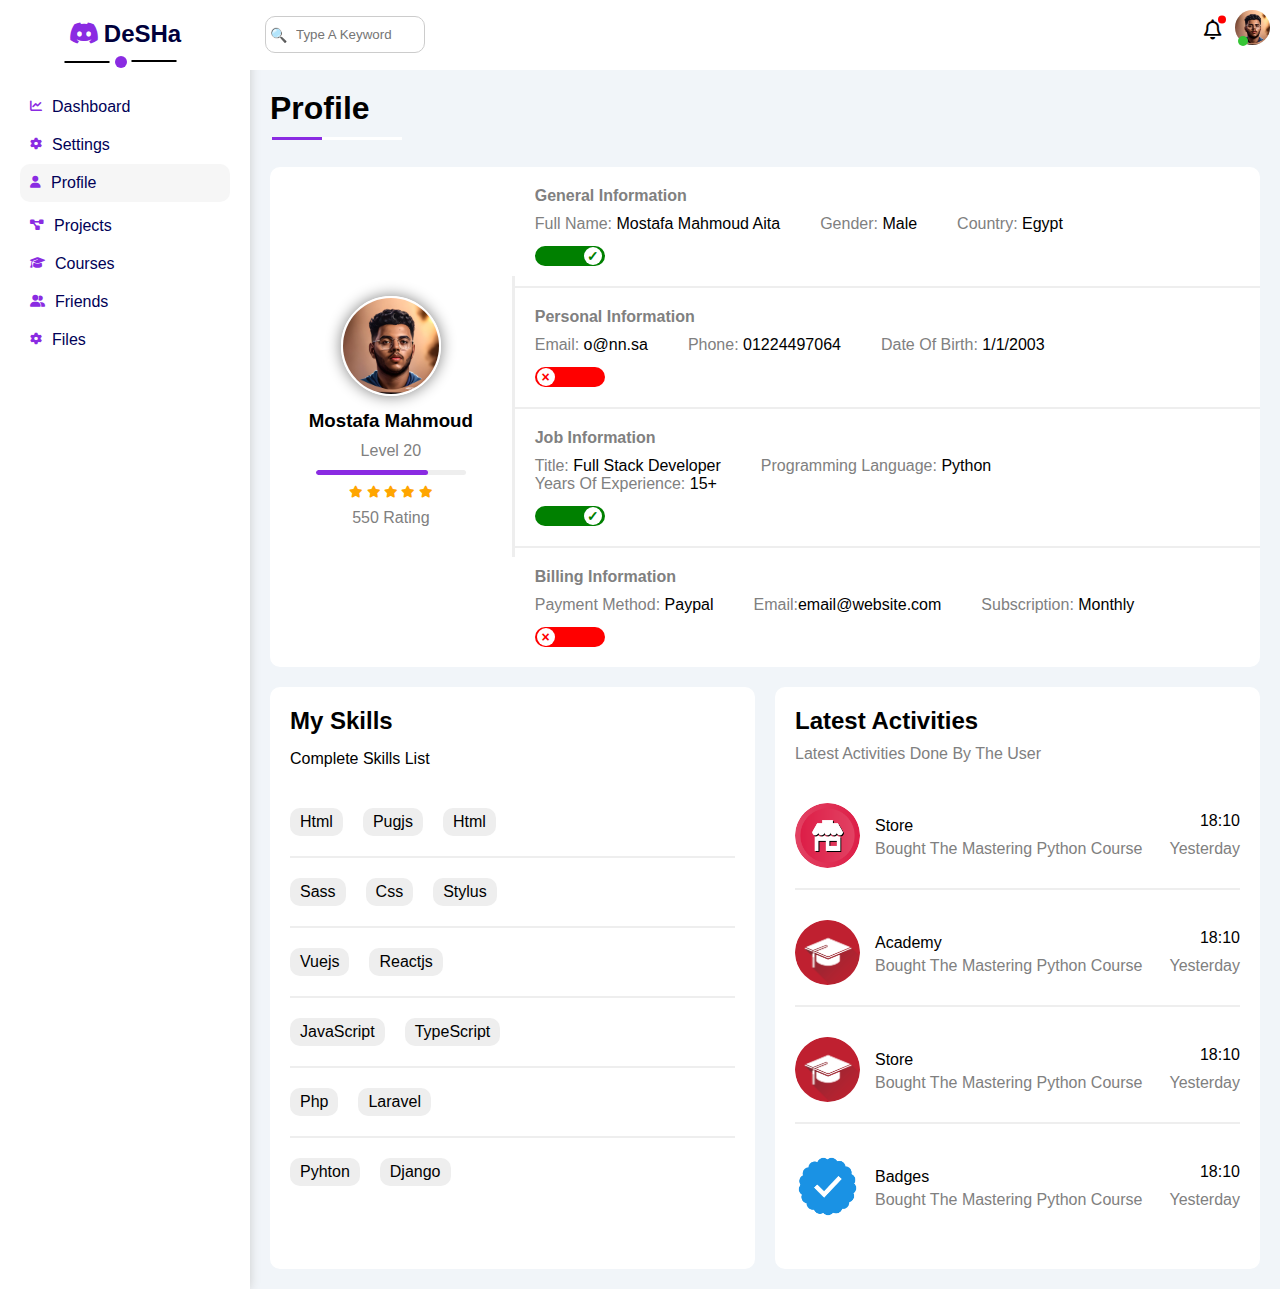
<file: profile.html>
<!DOCTYPE html>
<html lang="en">
<head>
    <meta charset="UTF-8">
    <meta name="viewport" content="width=device-width, initial-scale=1.0">
    <title>Profile</title>
         <!-- css -->
     <!-- 1/ for css sidebar and header -->
     <link href="./css dashed/dashed.css" rel="stylesheet">
     <!-- 2/for css  page new -->
     <link href="./css profile/profile.css" rel="stylesheet">
       <!-- 1/ for icon header and sidebar -->
       <link href="./css dashed/all.min.css" rel="stylesheet">
       <!-- 2/ for new icon -->
       <link href="./css profile/all.min.css" rel="stylesheet">
        <!-- font -->
      <link rel="preconnect" href="https://fonts.googleapis.com">
      <link rel="preconnect" href="https://fonts.gstatic.com" crossorigin>
      <link href="https://fonts.googleapis.com/css2?family=Work+Sans:wght@200;300;400;500;600;700;800&display=swap" rel="stylesheet">
</head>
<body>
    <div class="page">
        <!-- sidebar -->
        <div class="sidebar">
            <h2><i class="fa-brands fa-discord"></i><span>DeSHa</span></h2>
                <ul>
                    <li >
                        <a href="index.html" ><i class="fa-solid fa-chart-line"></i><span>Dashboard</span></a>
                    </li>
                    <li>
                        <a href="setting.html"  ><i class="fa-solid fa-gear"></i><span>Settings</span></a>
                    </li>
                    <li>
                        <a href="profile.html" class="active" ><i class="fa-solid fa-user"></i><span>Profile</span></a>
                    </li>
                    <li>
                        <a href="projects.html"><i class="fa-solid fa-diagram-project"></i><span>Projects</span></a>
                    </li>
                    <li>
                        <a href="courses.html"><i class="fa-solid fa-graduation-cap"></i><span>Courses</span></a>
                    </li>
                    <li>
                        <a href="friends.html"><i class="fa-solid fa-user-group"></i><span>Friends</span></a>
                    </li>
                    <li>
                        <a href="file.html"><i class="fa-solid fa-gear"></i><span>Files</span></a>
                    </li>
                </ul>
        </div>

          <!-- contain -->
        <div class="contain"> 
            <!-- head -->
            <div class="head">
                <div class="search">
                    <input type="search" placeholder="Type A Keyword">
                </div>
                <div class="icon">
                    <i class="fa-regular fa-bell fa-lg"></i>
                    <img src="./1671491747603.jpg" >
                </div>
            </div>
            <!-- page -->
            <h1>Profile</h1>
           <div class="view-box">
            <div class="img-box">
                <img src="./1671491747603.jpg">
                <h3>Mostafa Mahmoud</h3>
                <P>Level 20</P>
                <div class="level">
                    <span></span>
                </div>
                <div class="rating">
                    <i class="fa-solid fa-star c-orange fs-13"></i>
                    <i class="fa-solid fa-star c-orange fs-13"></i>
                    <i class="fa-solid fa-star c-orange fs-13"></i>
                    <i class="fa-solid fa-star c-orange fs-13"></i>
                    <i class="fa-solid fa-star c-orange fs-13"></i>
                 </div>
                 <P>550 Rating</P>
            </div>
            <div class="info-box">
                <div class="top">
                    <h3>General Information</h3>
                    <span><span class="color">Full Name:</span> Mostafa Mahmoud Aita</span>
                    <span><span class="color"> Gender: </span>Male</span>
                    <span><span class="color">Country: </span> Egypt</span>
                    <label>
                        <input type="checkbox" checked>
                        <div class="switch"></div>
                    </label>
                </div>
                <div class="center">
                    <h3>Personal Information</h3>
                    <span><span class="color">Email: </span> o@nn.sa</span>
                    <span><span class="color"> Phone: </span>01224497064</span>
                    <span><span class="color"> Date Of Birth: </span> 1/1/2003</span>
                    <label>
                        <input type="checkbox" >
                        <div class="switch"></div>
                    </label>
                </div>
                <div class="bottom1">
                    <h3>Job Information</h3>
                    <span><span class="color">Title:</span> Full Stack Developer</span>
                    <span><span class="color"> Programming Language: </span>Python</span>
                    <span><span class="color"> Years Of Experience: </span> 15+</span>
                    <label>
                        <input type="checkbox"  checked>
                        <div class="switch"></div>
                    </label>
                </div>
                <div class="bottom2">
                    <h3>Billing Information</h3>
                    <span><span class="color">Payment Method:</span> Paypal</span>
                    <span><span class="color">Email:</span>email@website.com</span>
                    <span><span class="color">Subscription:</span> Monthly</span>
                    <label>
                        <input type="checkbox" >
                        <div class="switch"></div>
                    </label>
                </div>
            </div>
           </div>
           <div class="box">
            <div class="box1">
                <div class="text">
                  <h2>My Skills</h2>
                <P>Complete Skills List</P>
                </div>
                <div class="one">
                    <p>Html</p><p>Pugjs</p><p>Html</p>
                </div>
                <div class="one">
                    <p>Sass</p><p>Css</p><p>Stylus</p>
                </div>
                <div class="one">
                    <p>Vuejs</p><p>Reactjs</p>
                </div>
                <div class="one">
                    <p>JavaScript</p><p>TypeScript</p>
                </div>
                <div class="one">
                    <p>Php</p><p>Laravel</p>
                </div>
                <div class="one">
                    <p>Pyhton</p><p>Django</p>
                </div>
              
       
           </div>
           <div class="box2">
            <div class="text">
                <h2>Latest Activities</h2>
              <P>Latest Activities Done By The User</P>
              </div>
              <div class="on1">
                <div class="left-box2">
                    <img src="./css profile/activity-01 (1).png" alt="">
                    <div class="info">
                        <p>Store</p>
                        <p>Bought The Mastering Python Course</p>
                    </div>
                   
                </div>
                <div class="right-box2">
                    <P class="time">18:10</P>
                    <P class="day">Yesterday</P>
  
                </div>

              </div>
              <div class="tw2">
                <div class="left-box2">
                    <img src="./css profile/activity-02.png" alt="">
                    <div class="info">
                        <p>Academy</p>
                        <p>Bought The Mastering Python Course</p>
                    </div>
                   
                </div>
                <div class="right-box2">
                    <P class="time">18:10</P>
                    <P class="day">Yesterday</P>
  
                </div>

              </div>
              <div class="thre3">
                <div class="left-box2">
                    <img src="./css profile/activity-02.png" alt="">
                    <div class="info">
                        <p>Store</p>
                        <p>Bought The Mastering Python Course</p>
                    </div>
                   
                </div>
                <div class="right-box2">
                    <P class="time">18:10</P>
                    <P class="day">Yesterday</P>
  
                </div>

              </div>
              <div class="fou4">
                <div class="left-box2">
                    <img src="./css profile/activity-03.png" alt="">
                    <div class="info">
                        <p>Badges</p>
                        <p>Bought The Mastering Python Course</p>
                    </div>
                   
                </div>
                <div class="right-box2">
                    <P class="time">18:10</P>
                    <P class="day">Yesterday</P>
  
                </div>

              </div>
             
              
              
           </div>
           </div>
       
    
</body>
</html>
</file>
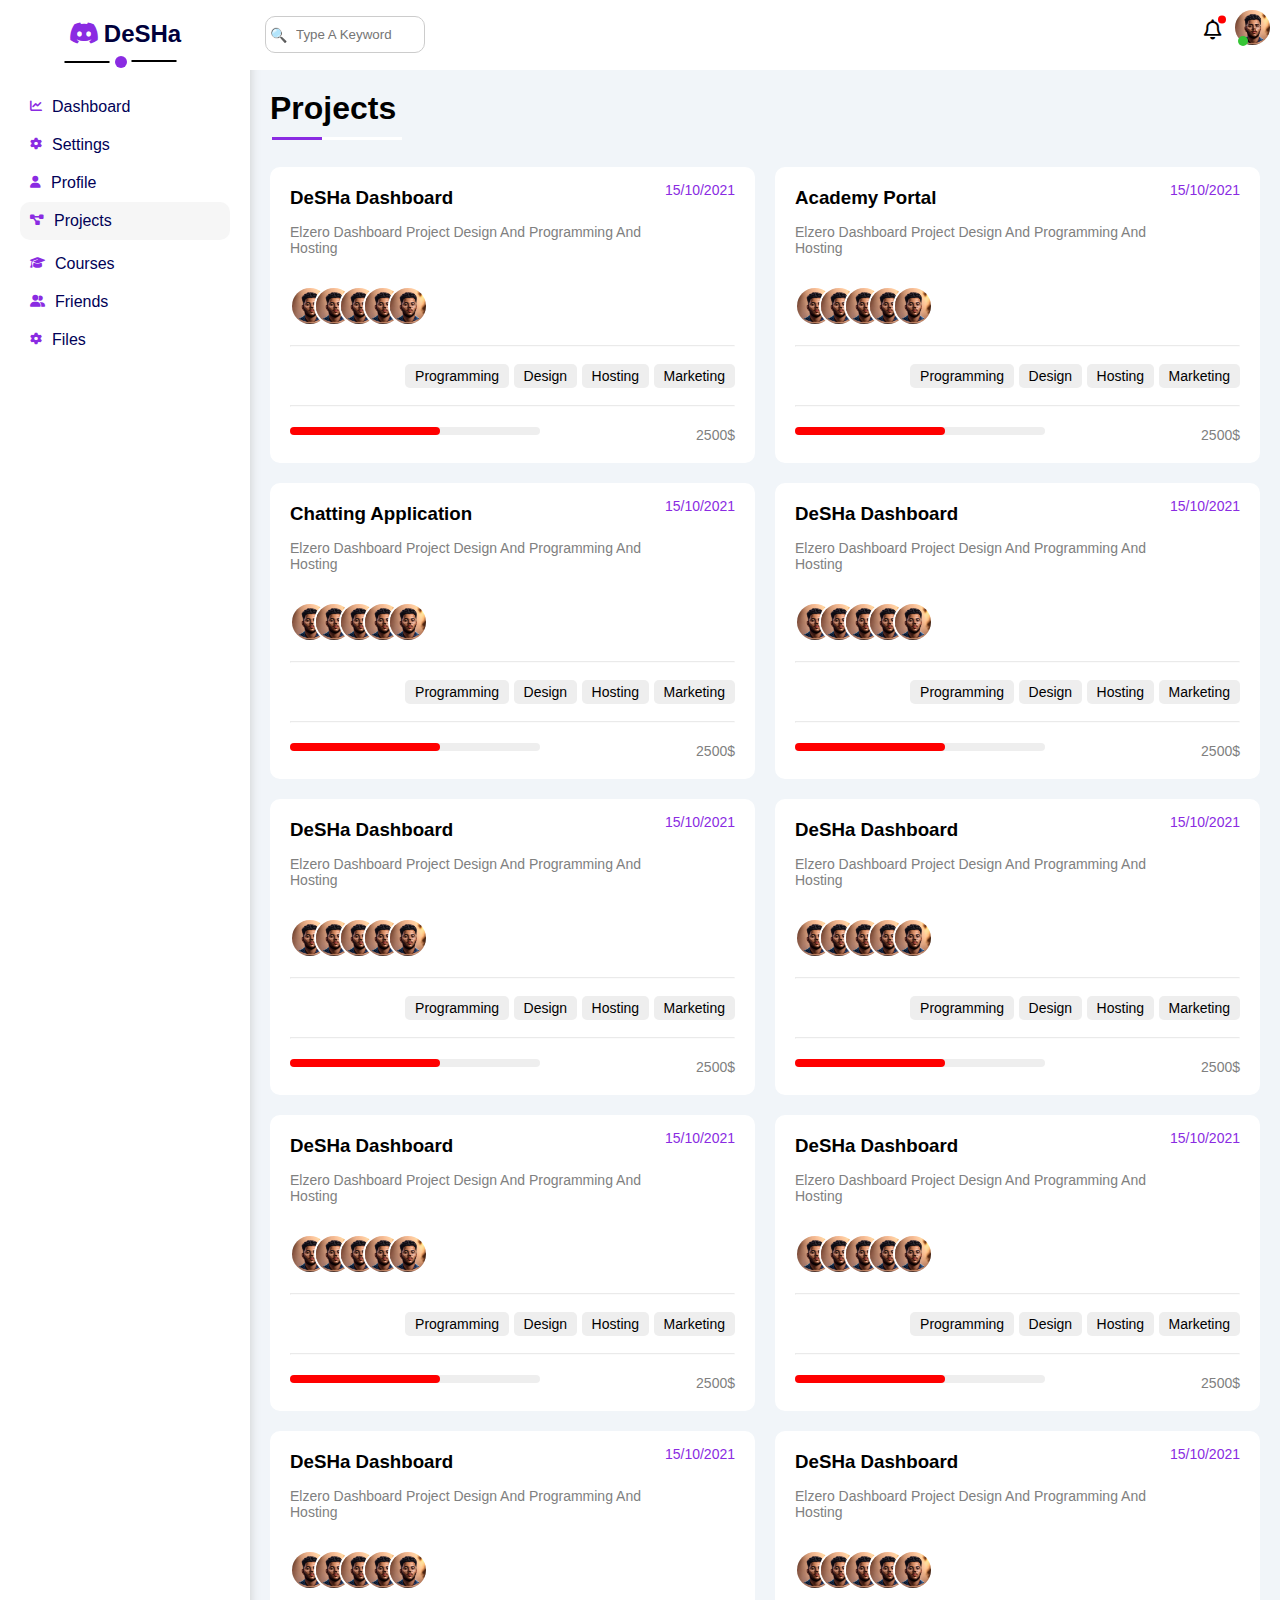
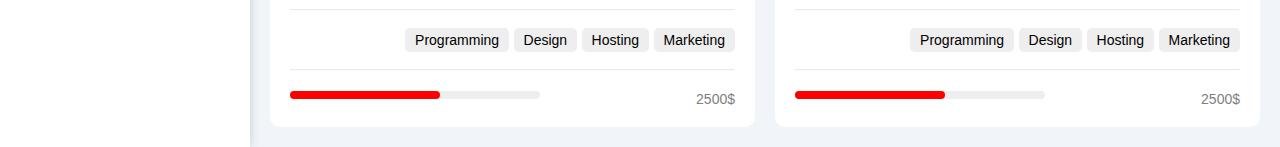
<file: projects.html>
<!DOCTYPE html>
<html lang="en">
<head>
    <meta charset="UTF-8">
    <meta name="viewport" content="width=device-width, initial-scale=1.0">
    <title>Project</title>
             <!-- css -->
     <!-- 1/ for css sidebar and header -->
     <link href="./css dashed/dashed.css" rel="stylesheet">
     <!-- 2/for css  page new -->
     <link href="./css project/project.css" rel="stylesheet">
       <!-- 1/ for icon header and sidebar -->
       <link href="./css dashed/all.min.css" rel="stylesheet">
       <!-- 2/ for new icon -->
       <link href="./css project/all.min.css" rel="stylesheet">
        <!-- font -->
      <link rel="preconnect" href="https://fonts.googleapis.com">
      <link rel="preconnect" href="https://fonts.gstatic.com" crossorigin>
      <link href="https://fonts.googleapis.com/css2?family=Work+Sans:wght@200;300;400;500;600;700;800&display=swap" rel="stylesheet">
</head>
<body>
    <div class="page">
        <!-- sidebar -->
        <div class="sidebar">
            <h2><i class="fa-brands fa-discord"></i><span>DeSHa</span></h2>
                <ul>
                    <li >
                        <a href="index.html" ><i class="fa-solid fa-chart-line"></i><span>Dashboard</span></a>
                    </li>
                    <li>
                        <a href="setting.html"  ><i class="fa-solid fa-gear"></i><span>Settings</span></a>
                    </li>
                    <li>
                        <a href="profile.html"  ><i class="fa-solid fa-user"></i><span>Profile</span></a>
                    </li>
                    <li>
                        <a href="projects.html" class="active"><i class="fa-solid fa-diagram-project"></i><span>Projects</span></a>
                    </li>
                    <li>
                        <a href="courses.html"><i class="fa-solid fa-graduation-cap"></i><span>Courses</span></a>
                    </li>
                    <li>
                        <a href="friends.html"><i class="fa-solid fa-user-group"></i><span>Friends</span></a>
                    </li>
                    <li>
                        <a href="file.html"><i class="fa-solid fa-gear"></i><span>Files</span></a>
                    </li>
                </ul>
        </div>

          <!-- contain -->
        <div class="contain"> 
            <!-- head -->
            <div class="head">
                <div class="search">
                    <input type="search" placeholder="Type A Keyword">
                </div>
                <div class="icon">
                    <i class="fa-regular fa-bell fa-lg"></i>
                    <img src="./1671491747603.jpg" >
                </div>
            </div>
             <!-- page -->
            <h1>Projects</h1>
            <!-- boxs -->
            <div class="box">
                <!-- box1 -->
                <div class="box1">
                    <div class="txt-box1">
                        <div class="left-box1">
                            <h3>DeSHa Dashboard</h3>
                            <P>Elzero Dashboard Project Design And Programming And Hosting</P>
                        </div>
                        <div class="right-box1">
                            <P>15/10/2021</P>
                        </div>
                    </div>
                    <!-- img -->
                    <img src="./1671491747603.jpg" alt="">
                    <img src="./1671491747603.jpg" alt="">
                    <img src="./1671491747603.jpg" alt="">
                    <img src="./1671491747603.jpg" alt="">
                    <img src="./1671491747603.jpg" alt="">
                    <hr>
                    <div class="text">
                        <span>Programming</span>
                        <span>Design</span>
                        <span>Hosting</span>
                        <span>Marketing</span>
                    </div>
                    <hr>
                    <div class="rate">
                        <div class="left">

                        </div>
                        <div class="right">
                            <P>2500$</P>
                        </div>
                    </div>
                </div>
                <!-- box2 -->
                <div class="box2">
                    <div class="txt-box1">
                        <div class="left-box1">
                            <h3>Academy Portal</h3>
                            <P>Elzero Dashboard Project Design And Programming And Hosting</P>
                        </div>
                        <div class="right-box1">
                            <P>15/10/2021</P>
                        </div>
                    </div>
                    <!-- img -->
                    <img src="./1671491747603.jpg" alt="">
                    <img src="./1671491747603.jpg" alt="">
                    <img src="./1671491747603.jpg" alt="">
                    <img src="./1671491747603.jpg" alt="">
                    <img src="./1671491747603.jpg" alt="">
                    <hr>
                    <div class="text">
                        <span>Programming</span>
                        <span>Design</span>
                        <span>Hosting</span>
                        <span>Marketing</span>
                    </div>
                    <hr>
                    <div class="rate">
                        <div class="left">

                        </div>
                        <div class="right">
                            <P>2500$</P>
                        </div>
                    </div>
                </div>
                <!-- box3 -->
                <div class="box3">
                    <div class="txt-box1">
                        <div class="left-box1">
                            <h3>Chatting Application</h3>
                            <P>Elzero Dashboard Project Design And Programming And Hosting</P>
                        </div>
                        <div class="right-box1">
                            <P>15/10/2021</P>
                        </div>
                    </div>
                    <!-- img -->
                    <img src="./1671491747603.jpg" alt="">
                    <img src="./1671491747603.jpg" alt="">
                    <img src="./1671491747603.jpg" alt="">
                    <img src="./1671491747603.jpg" alt="">
                    <img src="./1671491747603.jpg" alt="">
                    <hr>
                    <div class="text">
                        <span>Programming</span>
                        <span>Design</span>
                        <span>Hosting</span>
                        <span>Marketing</span>
                    </div>
                    <hr>
                    <div class="rate">
                        <div class="left">

                        </div>
                        <div class="right">
                            <P>2500$</P>
                        </div>
                    </div>
                </div>
                <!-- box4 -->
                <div class="box4">
                    <div class="txt-box1">
                        <div class="left-box1">
                            <h3>DeSHa Dashboard</h3>
                            <P>Elzero Dashboard Project Design And Programming And Hosting</P>
                        </div>
                        <div class="right-box1">
                            <P>15/10/2021</P>
                        </div>
                    </div>
                    <!-- img -->
                    <img src="./1671491747603.jpg" alt="">
                    <img src="./1671491747603.jpg" alt="">
                    <img src="./1671491747603.jpg" alt="">
                    <img src="./1671491747603.jpg" alt="">
                    <img src="./1671491747603.jpg" alt="">
                    <hr>
                    <div class="text">
                        <span>Programming</span>
                        <span>Design</span>
                        <span>Hosting</span>
                        <span>Marketing</span>
                    </div>
                    <hr>
                    <div class="rate">
                        <div class="left">

                        </div>
                        <div class="right">
                            <P>2500$</P>
                        </div>
                    </div>
                </div>
                <!-- box5 -->
                <div class="box5">
                    <div class="txt-box1">
                        <div class="left-box1">
                            <h3>DeSHa Dashboard</h3>
                            <P>Elzero Dashboard Project Design And Programming And Hosting</P>
                        </div>
                        <div class="right-box1">
                            <P>15/10/2021</P>
                        </div>
                    </div>
                    <!-- img -->
                    <img src="./1671491747603.jpg" alt="">
                    <img src="./1671491747603.jpg" alt="">
                    <img src="./1671491747603.jpg" alt="">
                    <img src="./1671491747603.jpg" alt="">
                    <img src="./1671491747603.jpg" alt="">
                    <hr>
                    <div class="text">
                        <span>Programming</span>
                        <span>Design</span>
                        <span>Hosting</span>
                        <span>Marketing</span>
                    </div>
                    <hr>
                    <div class="rate">
                        <div class="left">

                        </div>
                        <div class="right">
                            <P>2500$</P>
                        </div>
                    </div>
                </div>
                <!-- box6 -->
                <div class="box6">
                    <div class="txt-box1">
                        <div class="left-box1">
                            <h3>DeSHa Dashboard</h3>
                            <P>Elzero Dashboard Project Design And Programming And Hosting</P>
                        </div>
                        <div class="right-box1">
                            <P>15/10/2021</P>
                        </div>
                    </div>
                    <!-- img -->
                    <img src="./1671491747603.jpg" alt="">
                    <img src="./1671491747603.jpg" alt="">
                    <img src="./1671491747603.jpg" alt="">
                    <img src="./1671491747603.jpg" alt="">
                    <img src="./1671491747603.jpg" alt="">
                    <hr>
                    <div class="text">
                        <span>Programming</span>
                        <span>Design</span>
                        <span>Hosting</span>
                        <span>Marketing</span>
                    </div>
                    <hr>
                    <div class="rate">
                        <div class="left">

                        </div>
                        <div class="right">
                            <P>2500$</P>
                        </div>
                    </div>
                </div>
                <!-- box7 -->
                <div class="box7">
                    <div class="txt-box1">
                        <div class="left-box1">
                            <h3>DeSHa Dashboard</h3>
                            <P>Elzero Dashboard Project Design And Programming And Hosting</P>
                        </div>
                        <div class="right-box1">
                            <P>15/10/2021</P>
                        </div>
                    </div>
                    <!-- img -->
                    <img src="./1671491747603.jpg" alt="">
                    <img src="./1671491747603.jpg" alt="">
                    <img src="./1671491747603.jpg" alt="">
                    <img src="./1671491747603.jpg" alt="">
                    <img src="./1671491747603.jpg" alt="">
                    <hr>
                    <div class="text">
                        <span>Programming</span>
                        <span>Design</span>
                        <span>Hosting</span>
                        <span>Marketing</span>
                    </div>
                    <hr>
                    <div class="rate">
                        <div class="left">

                        </div>
                        <div class="right">
                            <P>2500$</P>
                        </div>
                    </div>
                </div>
                <!-- box8 -->
                <div class="box8">
                    <div class="txt-box1">
                        <div class="left-box1">
                            <h3>DeSHa Dashboard</h3>
                            <P>Elzero Dashboard Project Design And Programming And Hosting</P>
                        </div>
                        <div class="right-box1">
                            <P>15/10/2021</P>
                        </div>
                    </div>
                    <!-- img -->
                    <img src="./1671491747603.jpg" alt="">
                    <img src="./1671491747603.jpg" alt="">
                    <img src="./1671491747603.jpg" alt="">
                    <img src="./1671491747603.jpg" alt="">
                    <img src="./1671491747603.jpg" alt="">
                    <hr>
                    <div class="text">
                        <span>Programming</span>
                        <span>Design</span>
                        <span>Hosting</span>
                        <span>Marketing</span>
                    </div>
                    <hr>
                    <div class="rate">
                        <div class="left">

                        </div>
                        <div class="right">
                            <P>2500$</P>
                        </div>
                    </div>
                </div>
                <!-- box9 -->
                <div class="box9">
                    <div class="txt-box1">
                        <div class="left-box1">
                            <h3>DeSHa Dashboard</h3>
                            <P>Elzero Dashboard Project Design And Programming And Hosting</P>
                        </div>
                        <div class="right-box1">
                            <P>15/10/2021</P>
                        </div>
                    </div>
                    <!-- img -->
                    <img src="./1671491747603.jpg" alt="">
                    <img src="./1671491747603.jpg" alt="">
                    <img src="./1671491747603.jpg" alt="">
                    <img src="./1671491747603.jpg" alt="">
                    <img src="./1671491747603.jpg" alt="">
                    <hr>
                    <div class="text">
                        <span>Programming</span>
                        <span>Design</span>
                        <span>Hosting</span>
                        <span>Marketing</span>
                    </div>
                    <hr>
                    <div class="rate">
                        <div class="left">

                        </div>
                        <div class="right">
                            <P>2500$</P>
                        </div>
                    </div>
                </div>
                <!-- box10 -->
                <div class="box10">
                    <div class="txt-box1">
                        <div class="left-box1">
                            <h3>DeSHa Dashboard</h3>
                            <P>Elzero Dashboard Project Design And Programming And Hosting</P>
                        </div>
                        <div class="right-box1">
                            <P>15/10/2021</P>
                        </div>
                    </div>
                    <!-- img -->
                    <img src="./1671491747603.jpg" alt="">
                    <img src="./1671491747603.jpg" alt="">
                    <img src="./1671491747603.jpg" alt="">
                    <img src="./1671491747603.jpg" alt="">
                    <img src="./1671491747603.jpg" alt="">
                    <hr>
                    <div class="text">
                        <span>Programming</span>
                        <span>Design</span>
                        <span>Hosting</span>
                        <span>Marketing</span>
                    </div>
                    <hr>
                    <div class="rate">
                        <div class="left">

                        </div>
                        <div class="right">
                            <P>2500$</P>
                        </div>
                    </div>
                </div>


            </div>
        </div>
    </div>
    
    
</body>
</html>
</file>
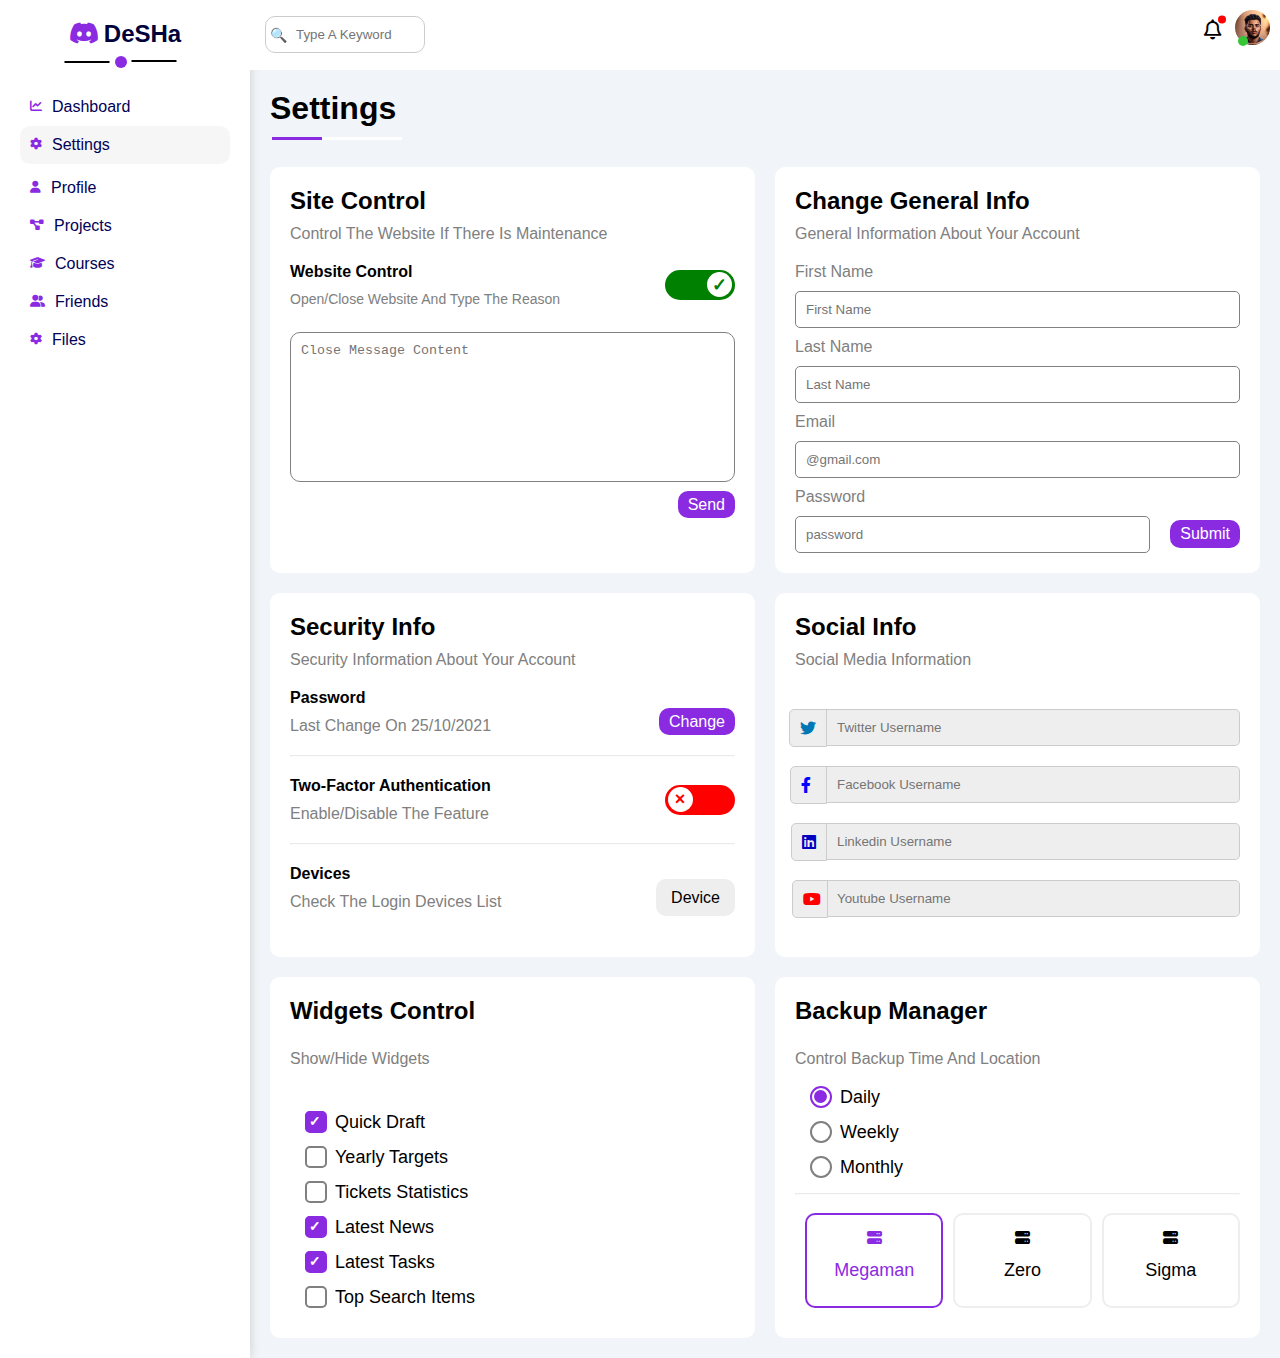
<file: setting.html>
<!DOCTYPE html>
<html lang="en">
<head>
    <meta charset="UTF-8">
    <meta name="viewport" content="width=device-width, initial-scale=1.0">
    <title>Setting</title>
     <!-- css -->
     <!-- 1/ for css sidebar and header -->
     <link href="./css dashed/dashed.css" rel="stylesheet">
     <!-- 2/for css  page new -->
     <link href="./css setting/setting.css" rel="stylesheet">
     <!-- icon -->
     <!-- 1/ for icon header and sidebar -->
     <link href="./css dashed/all.min.css" rel="stylesheet">
     <!-- 2/ for new icon -->
     <link href="./css setting/all.min.css" rel="stylesheet">
     <!-- font -->
      <link rel="preconnect" href="https://fonts.googleapis.com">
      <link rel="preconnect" href="https://fonts.gstatic.com" crossorigin>
      <link href="https://fonts.googleapis.com/css2?family=Work+Sans:wght@200;300;400;500;600;700;800&display=swap" rel="stylesheet">
</head>
<body>
    <div class="page">
        <!-- sidebar -->
        <div class="sidebar">
            <h2><i class="fa-brands fa-discord"></i><span>DeSHa</span></h2>
                <ul>
                    <li >
                        <a href="index.html" ><i class="fa-solid fa-chart-line"></i><span>Dashboard</span></a>
                    </li>
                    <li>
                        <a href="setting.html" class="active" ><i class="fa-solid fa-gear"></i><span>Settings</span></a>
                    </li>
                    <li>
                        <a href="profile.html"><i class="fa-solid fa-user"></i><span>Profile</span></a>
                    </li>
                    <li>
                        <a href="projects.html"><i class="fa-solid fa-diagram-project"></i><span>Projects</span></a>
                    </li>
                    <li>
                        <a href="courses.html"><i class="fa-solid fa-graduation-cap"></i><span>Courses</span></a>
                    </li>
                    <li>
                        <a href="friends.html"><i class="fa-solid fa-user-group"></i><span>Friends</span></a>
                    </li>
                    <li>
                        <a href="file.html"><i class="fa-solid fa-gear"></i><span>Files</span></a>
                    </li>
                </ul>
        </div>

          <!-- contain -->
        <div class="contain"> 
            <!-- head -->
            <div class="head">
                <div class="search">
                    <input type="search" placeholder="Type A Keyword">
                </div>
                <div class="icon">
                    <i class="fa-regular fa-bell fa-lg"></i>
                    <img src="./1671491747603.jpg" >
                </div>
            </div>
            <!-- page -->
             <h1>Settings</h1>
             <div class="box">
                <!-- box1 -->
                <div class="box1">
                    <h2>Site Control</h2>
                    <p>Control The Website If There Is Maintenance</p>
                    <div class="text-box1">
                        <div class="left-text">
                             <h4>Website Control</h4>
                             <p>Open/Close Website And Type The Reason</p>
                        </div>
                            <label>
                            <input type="checkbox" checked>
                            <div class="switch"></div>
                            </label> 
                    </div>
                <textarea placeholder="Close Message Content" ></textarea>
                <div class="send">
                    <a href="#">Send</a>
                </div>
                </div>
                <!-- box2 -->
                <div class="box2">
                    <h2> Change General Info</h2>
                    <p>General Information About Your Account</p>
                    <form>
                        <p>First Name</p>
                        <input type="text" placeholder="First Name">
                        <p>Last Name</p>
                        <input type="text" placeholder="Last Name">
                        <p>Email</p>
                        <input type="email" placeholder="@gmail.com">
                        <p>Password</p>
                        <div class="pass">
                             <input type="password" placeholder="password"><a href="#">Submit </a>
                        </div>
                       
                        
                    </form>
                </div>
                <!-- box3 -->
                <div class="box3">
                    <h2>Security Info</h2>
                    <p>Security Information About Your Account</p>
                    <div class="one-box3">
                        <div class="left-one-box3">
                            <h4>Password</h4>
                            <P>Last Change On 25/10/2021</P>
                        </div>
                        <div class="right-one-box3">
                            <a href="#">Change</a>
                        </div>
                    </div>
                    <hr>
                    <div class="two-box3">
                        <div class="left-two-box3">
                            <h4>Two-Factor Authentication</h4>
                            <P>Enable/Disable The Feature</P>
                        </div>
                            <label>
                                <input type="checkbox">
                                <div class="switch"></div>
                            </label>
                    </div>
                    <hr>
                    <div class="three-box3">
                        <div class="left-three-box3">
                            <h4>Devices</h4>
                            <P>Check The Login Devices List</P>
                        </div>
                        <div class="right-three-box3">
                            <a href="#">Device</a>
                        </div>
                    </div>
                  
                </div>
                <!-- box4 -->
                <div class="box4">
                    <h2>Social Info</h2>
                    <p>Social Media Information</p>
                    <div class="social">
                        <div class="one">
                         <i class="fa-brands fa-twitter center-flex c-grey"></i> 
                         <input type="text" placeholder="Twitter Username">
                        </div>
                        <div class="two">
                            <i class="fa-brands fa-facebook-f center-flex c-grey"></i>
                            <input type="text"  placeholder="Facebook Username">
                        </div>
                        <div class="three">
                            <i class="fa-brands fa-linkedin center-flex c-grey"></i>
                            <input type="text"  placeholder="Linkedin Username">
                        </div>
                        <div class="four">
                            <i class="fa-brands fa-youtube center-flex c-grey"></i>
                            <input type="text"  placeholder="Youtube Username">
                        </div>
          
                            
                            
                      
                    </div>
                </div>
                <!-- box5 -->
                <div class="box5">
                    <h2>Widgets Control</h2>
                    <p>Show/Hide Widgets</p>
                    <div class="checkbox">
                        <div class="one-box5">
                            <input type="checkbox" id="a" checked>
                            <label for="a">Quick Draft</label>
                        </div>
                         <div class="two-box5">
                            <input type="checkbox" id="b">
                            <label for="b">Yearly Targets</label>
                        </div>
                        <div class="three-box5">
                            <input type="checkbox" id="c">
                            <label for="c">Tickets Statistics</label>
                        </div>
                        <div class="four-box5">
                            <input type="checkbox" id="d" checked>
                            <label for="d">Latest News</label>  
                        </div>
                        <div class="five-box5">
                            <input type="checkbox" id="e" checked>
                            <label for="e">Latest Tasks</label>
                        </div>
                        <div class="six-box5">
                            <input type="checkbox" id="f">
                            <label for="f">Top Search Items</label>
                            
                        </div> 
                    </div>

                </div>
                <!-- box6 -->
                <div class="box6">
                    <h2>Backup Manager</h2>
                    <p>Control Backup Time And Location</p>
                    <div class="radio">
                        <div class="one-radio">
                            <input type="radio" checked  id="a1" name="Time">
                            <label for="a1">Daily</label>
                        </div>
                        <div class="one-radio">
                            <input type="radio"  id="b1" name="Time">
                            <label for="b1">Weekly</label>
                        </div>
                        <div class="one-radio">
                            <input type="radio" id="c1" name="Time">
                            <label for="c1">Monthly</label>
                        </div>
                    </div>     
                    <hr>
                    <div class="radio2">
                        <div class="on1-radio">
                            <input type="radio" checked  id="Megaman" name="radio">
                            <div class="server">
                            <label for="Megaman">
                                <i class="fa-solid fa-server"></i>
                                Megaman
                            </label>
                            </div>
                        </div>
                        <div class="on2-radio">
                            <input type="radio"  id="Zero" name="radio">
                            <div class="server" >
                                <label for="Zero">
                                <i class="fa-solid fa-server "></i>
                                Zero
                            </label>
                            </div>
                         
                        </div>
                        <div class="on3-radio">
                            <input type="radio" id="Sigma" name="radio">
                            <div class="server">
                                   <label for="Sigma">
                                <i class="fa-solid fa-server"></i>
                               Sigma 
                            </label>
                            </div>
                        </div>
                    </div>

                </div>

             </div>
       
                       
    
                  
    
        </div>
         
    </div>
    
</body>
</html>
</file>
<file: css dashed/dashed.css>
*{
    box-sizing: border-box;
    -moz-box-sizing: border-box;
    -ms-box-sizing:border-box;
    -webkit-box-sizing: border-box;
    margin: 0;
    padding: 0;
}
body{
    font-family:  sans-serif;
    margin: 0;
}
::-webkit-scrollbar {
    width: 15px;
 
    
  }
  ::-webkit-scrollbar-button{
    background-color:rgb(196, 133, 255);
  }
  ::-webkit-scrollbar-track {
    background-color:white;
  }
  ::-webkit-scrollbar-thumb {
    background-color: blueviolet;
  }
  ::-webkit-scrollbar-thumb:hover {
    background-color: rgb(129, 75, 180) ;
   
  }
ul{
    list-style: none;
}
a{
    text-decoration: none;
}
/* page */
.page{
    display: flex;
     background-color: #f1f5f9;
      min-height: 100vh;
}
/* sidebar */
.page .sidebar{
    width: 250px;
    background-color:white;
    box-shadow: 0 0 10px #ccc;
    padding: 20px;
    position: relative;
   
    
}
/* sidebar h2 */
.page .sidebar h2{
    margin-top: 0;
    color: rgb(0, 0, 59);
   margin-bottom: 40px;
   text-align: center;
   position: relative;
}
.page .sidebar h2 span{
    padding-left: 5px;
}
.page .sidebar h2 i{
    color: blueviolet;
}
.page .sidebar h2::before{
    content: " ";
    background-color: blueviolet;
    width: 12px;
    height: 12px;
    border-radius: 12px;
    position: absolute;
    left: 95px;
    bottom: -20px;
   
}
.page .sidebar h2::after{
    content: " ";
    background-color: black;
    width: 45px;
    height: 2px;
    position: absolute;
    left: 67px;
   bottom: -15.8px;
      transform: translate(-50% , -50%);
   
}
.page .sidebar::after{
       content: " ";
    background-color: black;
    width: 45px;
    height: 2px;
    position: absolute;
      right: 51px;
    top: 61px;
      transform: translate(-50% , -50%);
}
/* sidebar ul  */
 .sidebar ul li a{ 
    display: flex;
    text-align: center;
    color:rgb(1, 1, 87);
    padding: 10px;
    border-radius: 10px;

 }
 .sidebar ul li a i{
   font-size: 12px;
   color: blueviolet;
   margin-top: 2px;
 }
 .sidebar ul li a span{
    margin-left: 10px;
 }
 .sidebar ul li .active{
    background-color: #f6f6f6;
 }
 .sidebar ul li .active{
    background-color: #f6f6f6;
    transition: 0.5s;
    margin-bottom: 5px;
 }
 .sidebar ul li a:hover{
    background-color: #f6f6f6;
    transition: 0.5s;
    margin-bottom: 5px;
 }
 /* media sidebar */
 @media (max-width:767px){
    .page .sidebar{
        width: 50px;
        padding: 5px;
      }
      .page .sidebar h2{
    text-align: center;
        padding: 0;
        margin: 20px 0 30px -6px;
        font-size: 12px;
      }
      .page .sidebar h2 i{
        margin-bottom: 5px;
    
      }
      .page .sidebar h2::after , h2::before ,.page .sidebar::after{
        display: none;
      }
     .page .sidebar ul li a span{
        display: none;
    }

 }


/* contain */
/* 1/ head */

.page .contain {
overflow: hidden;
width: calc(100% - 250px);



}
@media(max-width:767px){
    .page .contain{
        width: calc(100% + 250px);
    }
}
 .page .contain .head {
    background-color:rgb(255, 255, 255);
    padding: 10px;
    display: flex;
    justify-content: space-between;
    align-items: center;
    position: relative;
}
 .page .contain .head .search input{
 padding: 10px;
border: 1px solid #ccc;
  border-radius: 10px;
  margin-left: 5px;
  padding-left: 30px;
  width: 160px;
  outline:none;


}
.page .contain .head .search::before{
    content: '\1F50D';
    font-weight: 900;
    position: absolute;
    left: 20px;
    top: 50%;
    transform: translatey(-50%);
    font-size: 14px;   
}
.page .contain .head .search input:focus{
    width: 200px;
    transition: 1s;
    color: blueviolet;
}
.page .contain .head .search input:focus::placeholder{
    opacity: 0;
} 
/* head icon */
 .page .contain .head .icon{
position: relative;
}
.page .contain .head .icon img{
  width: 35px;
  height: 35px;
  border-radius: 50%;

  
}
.page .contain .head .icon::before{
    content: " ";
    background-color: rgb(53, 197, 53);
    width: 10px;
    height: 10px;
    border-radius: 10px;
    position: absolute;
    bottom: 14px;
    left: 25px;
}
.page .contain .head .icon i{
    padding: 0 0 20px 0;
    transform: translate(-50% ,-50%);
}
.page .contain .head .icon i::after{
    content: " ";
    background-color: red;
    width: 8px;
    height: 8px;
    border-radius: 8px;
    position: absolute;
    bottom: 26px;
    left: 14px;
}
/* contain page */
.page .contain {
    position: relative;
}
.page .contain  h1{
        margin: 20px 20px 40px;
      
}  
.page .contain  h1::after{
    content: " ";
    background-color: blueviolet;
    width: 50px;
    height: 3px;
    position: absolute;
   top: 137px;
   left: 22px;
}
.page .contain h1::before{
    content: " ";
    background-color: white;
    width: 130px;
    height: 3px;
    position: absolute;
   top: 137px;
   left: 22px;
}
/* box */
.page .contain .box{
  display: grid;
  grid-template-columns: repeat(auto-fill, minmax(450px, 1fr));
  margin-left: 20px;
  margin-right: 20px;
  margin-bottom: 20px;
  gap: 20px;

}
@media (max-width: 767px) {
  .page .contain .box  {
    display: grid;
    grid-template-columns: minmax(200px, 1fr);
    margin-left: 10px;
    margin-right: 10px;
    gap: 10px;
  }
}
/* box1 */
.page .contain .box .box1{
  background-color: white;
  width: 100%;
  border-radius: 10px;
}
.page .contain .box .box1 .header{
  display: flex;
  justify-content: space-between;
  align-items: center;
  border-top-left-radius: 10px;
  border-top-right-radius: 10px;
  padding: 20px;
  background-color: #ddd;


}
.page .contain .box .box1 .header .left-header h2{
margin-bottom: 10px;
}
.page .contain .box .box1 .header .left-header p{
  font-size: 16px;
  color: blueviolet;
  font-weight: bold;
  margin-bottom: 15px;
}
.page .contain .box .box1 .header .right-header img{
  width: 150px;
  margin-bottom: -10px;
}
.page .contain .box .box1 .content img{
  width: 70px;
  height: 70px;
  border-radius: 70px;
  border: 5px solid white;
  margin-bottom: -20px;
  position:relative;
  bottom: 36px;
  left: 17px;

}
.page .contain .box .box1 .content .me{
  display: flex;
  justify-content: space-between;
  align-items: center;
  padding: 20px 25px;
text-align: center;


}
.page .contain .box .box1 .content .me .left-me p , .center-me p ,.right-me p{
padding-bottom: 10px;

}
.page .contain .box .box1 .content .me span{
  color: gray;
  font-size: 14px;
  
}

.page .contain .box .box1 .content .me .center-me{
margin-left: -16px;
}
.page .contain .box .box1 .content .icon-profile{
  padding: 30px;
  text-align: right;
}
hr{
  opacity: 0.2;
}
.page .contain .box .box1 .content .icon-profile a{
  background-color: blueviolet;
  padding: 10px 15px;
  border-radius: 10px;
  color: white;
  font-size: 14px;
}
/* media  for box1*/
@media(max-width:767px){
  .page .contain .box .box1 .right-header img{
    display: none;
  }
  .page .contain .box .box1 .content img{
    left: 50%;
    transform: translatex(-50%);
   
  }
  .page .contain .box .box1 .content .me{
    display: block;   
  }
    .page .contain .box .box1 .content .me .center-me{
      margin-left: 0px;
      }
      .page .contain .box .box1 .content .me .left-me p , .center-me p ,.right-me p{
        padding-top: 10px;
        
        }
        .page .contain .box{
          margin-left: 8px;
        }
}
/* box2 */
.page .contain .box .box2{
  background-color: white;
  width: 100%;
  border-radius: 10px;
  padding: 20px;
}
.page .contain .box .box2 .text h2{
  margin-bottom: 10px;
}
.page .contain .box .box2 .text p{
color: gray;
margin-bottom: 20px;
}
.page .contain .box .box2 .icon-text{
 display: flex;
 flex-direction: column;
}
.page .contain .box .box2 .icon-text input{
  padding: 10px 130px 5px 10px;
  margin-bottom: 30px;
  background-color: #ddd;
  border: none;
  outline: none;
  border-radius: 5px;
}
.page .contain .box .box2 .icon-text textarea{
  resize: none;
  padding: 10px 0  30px 10px;
  background-color: #ddd;
  border: none;
  outline: none;
  border-radius: 5px;
}
.page .contain .box .box2 .icon-save{
  margin-top: 50px;
  margin-bottom: 20px;
  text-align: right;
}
.page .contain .box .box2 .icon-save a{
  background-color: blueviolet;
  padding: 10px 15px;
  border-radius: 10px;
  color: white;
  font-size: 14px;
}
/* box3 */
.page .contain .box .box3{
  background-color: white;
  width: 100%;
  padding: 20px;
  border-radius: 10px;
}
.page .contain .box .box3 .text h2{
  margin-bottom: 10px;
}
.page .contain .box .box3 .text p{
  color: gray;
  margin-bottom: 30px;
}
.page .contain .box .box3 .icon-box3{
  padding-left: 10px;
}
/* one */
.page .contain .box .box3 .icon-box3 .one , .two , .three{
  display: flex;
}
.page .contain .box .box3 .icon-box3 .one .one-left{
  background-color: rgb(0 117 255 / 20%);
  width: 70px;
  height: 70px;
  margin-right: 15px;
    text-align: center;
}
.page .contain .box .box3 .icon-box3 .one .one-left i{
  padding: 15px;
margin: 15px auto;
color: rgb(0 117 255 );
font-size: 18px;
}

.page .contain .box .box3 .icon-box3 .one .one-right  {
  margin-top: 5px;
  position: relative;
  flex: 1;
}
.page .contain .box .box3 .icon-box3 .one .one-right p , .two-right p ,.three-right p{
 color: gray;
 margin-bottom: 5px;
}
.page .contain .box .box3 .icon-box3 span{
  font-weight: bold;
}
.page .contain .box .box3 .icon-box3 .one .one-right::before{
  content: " ";
  background-color:rgb(0 117 255 / 20%);
  width: 100%;
  height: 5px;
  position: absolute;
  top: 52px;
  left: 0;
}
.page .contain .box .box3 .icon-box3 .one .one-right::after{
  content: " ";
  background-color: rgb(0 117 255 );
  width: 80%;
  height: 5px;
  position: absolute;
  top: 52px;
  left: 0;
}
.page .contain .box .box3 .icon-box3 .one-right span::after ,
.two-right span::after , .three-right span::after{
  padding: 5px;
  position: absolute;
  font-size: 12px;
  border-radius: 5px;
  color: white;
}
.one-right span::after{
  content: "80%";
  background-color:rgb(0 117 255 );
  right: 0;
  top: 16.5px;
}

.two-right span::after{
  content: " 50%";
  background-color: rgb(245 158 11) ;
  right: 0;
  top: 16.5px;
}
.three-right span::after{
  content: "70%";
  background-color:rgb(34 197 94);
  right: 0;
  top: 16.5px;
}

/* two */
.page .contain .box .box3 .icon-box3 .two .two-left{
  background-color: rgb(245 158 11 / 20%);
  width: 70px;
  height: 70px;
  margin-right: 15px;
  margin-top: 15px;
    text-align: center;
}
.page .contain .box .box3 .icon-box3 .two .two-left i{
  padding: 15px;
margin: 15px auto;
color: rgb(245 158 11);
font-size: 18px;
}
.page .contain .box .box3 .icon-box3 .two .two-right  {
  margin-top: 5px;
  position: relative;
  flex: 1;
}
.page .contain .box .box3 .icon-box3 .two .two-right ::before{
  content: " ";
  background-color:rgb(245 158 11 / 20%);
  width: 100%;
  height: 5px;
  position: absolute;
  top: 52px;
  left: 0;
}
.page .contain .box .box3 .icon-box3 .two .two-right::after{
  content: " ";
  background-color:rgb(245 158 11) ;
  width: 50%;
  height: 5px;
  position: absolute;
  top: 52px;
  left: 0;
}
/* three */
.page .contain .box .box3 .icon-box3 .three .three-left{
  background-color: rgb(34 197 94 / 20%);
  width: 70px;
  height: 70px;
  margin-right: 15px;
    text-align: center;
}
.page .contain .box .box3 .icon-box3 .three .three-left i{
  padding: 15px;
margin: 15px auto;
color: rgb(34 197 94);
font-size: 18px;
}
.page .contain .box .box3 .icon-box3 .three .three-right  {
  margin-bottom: 10px;
  position: relative;
  flex: 1;
}
.page .contain .box .box3 .icon-box3 .three .three-right ::before{
  content: " ";
  background-color:rgb(34 197 94 / 20%);
  width: 100%;
  height: 5px;
  position: absolute;
  top: 52px;
  left: 0;
}
.page .contain .box .box3 .icon-box3 .three .three-right::after{
  content: " ";
  background-color:rgb(34 197 94) ;
  width: 70%;
  height: 5px;
  position: absolute;
  top: 52px;
  left: 0;
}
/* box4 */
.page .contain .box .box4{
  background-color: white;
  width: 100%;
  padding: 20px;
  border-radius: 10px;
}
.page .contain .box .box4 .text p{
  margin-top: 10px;
  margin-bottom: 25px;
  color: gray;
  padding-left: 5px;
}
.page .contain .box .box4 .icons{
  display: block;
}
.page .contain .box .box4 .icons .a , .b , .c , .d{
  border: 2px solid rgba(0, 0, 0, 0.2);
  border-radius: 5px;
  padding: 15px;
  margin: 10px;
  display: flex;
  align-items: center;
  justify-content: space-around;
}
.page .contain .box .box4 .icons .a i{
  color: orange;
}
.page .contain .box .box4 .icons .b i{
  color: blueviolet;
}
.page .contain .box .box4 .icons .c i{
  color: green;
}
.page .contain .box .box4 .icons .d i{
color: red;
}
.page .contain .box .box4 .icons .a span , .b span , .c span , .d span{
  color: gray;
}
.page .contain .box .box4 .icons .a p , .b p , .c p , .d p{
  color: black;
}

/* box5 */
.page .contain .box .box5{
  background-color: white;
  padding: 20px;
  border-radius: 10px;
  width: 100%;
}
.page .contain .box .box5 h2{
  margin-bottom: 25px;
}
.page .contain .box .box5  .one-social{
  background-color: rgb(24 119 242 / 20%);
  color: #1da1f2;
  width: 100%;
}
.two-social {
  background-color: rgb(29 161 242 / 20%);
  color: #1da1f2;
}
.three-social{
  color: #ff0000;
  background-color: rgb(255 0 0 / 20%);

}
.four-social{
color: #0077b5;
background-color: rgb(0 119 181 / 20%);
}
.page .contain .box .box5 .one-social , .two-social , .three-social , .four-social{
  display: flex;
  justify-content: space-between;
  align-items: center;
  margin-bottom: 15px;
}
.page .contain .box .box5 .one-social .left , .two-social .left , .three-social .left , .four-social .left{
  display: flex;

}
.page .contain .box .box5 .one-social .left i , .two-social .left i ,.three-social .left i , .four-social .left i {
  color: white;
  font-size: 30px;
  margin-right: 20px;
}
.one-social .left i{
  background-color: #1877f2;
  padding:15px 20px ;
}
.two-social .left i{
  background-color: #1da1f2;
  padding:14.5px;
}
.three-social .left i{
  background-color: #ff0000;
  padding:12.5px ;
}
.four-social .left i{
  background-color: #0077b5;
  padding:15.5px ;

}
 .one-social .left i:hover , .two-social .left i:hover ,.three-social .left i:hover , .four-social .left i:hover {
transform: rotate(10deg);
transition: 0.5s;
}
.page .contain .box .box5 .one-social .left p , .two-social .left p , .three-social .left p , .four-social .left p{
  font-size: 16px;
  margin-top: 22px;
  text-align: center;

}
.page .contain .box .box5 .one-social .right a , .two-social .right a  , .three-social .right a , .four-social .right a {
  padding: 4px 8px;
    border-radius: 6px;
  margin-right: 15px;
  color: white;

}
.one-social .right a{
  background-color: #1877f2;
}
.two-social .right a{
  background-color: #1da1f2;
}
.three-social .right a {
  background-color: #ff0000;
}
.four-social .right a{
  background-color: #0077b5;
}
/* box6 */
.page .contain .box .box6{
  background-color: white;
  padding: 20px;
  border-radius: 10px;
  width: 100%;
}
.page .contain .box .box6 h2{
  margin-bottom: 25px;
}
.page .contain .box .box6 h4{
  color: gray;
}
.page .contain .box .box6  .one ,.two , .three , .four , .five ,.six , .seven{ 
  display: flex;
  justify-content: space-between;
  align-items: center;
 
 
}
.page .contain .box .box6  .one ,.two , .three , .four , .five ,.six , .seven p{
margin-bottom: 20px;
}
.page .contain .box .box6 .boxs{
  background-color: rgb(209, 209, 209);
  padding: 4px 8px;
  border-radius: 5px;
}
/* table */
.page .contain  .table{
  background-color: white;
  padding: 20px;
  border-radius: 10px;
  width: calc(100% - 40px);
margin: 20px;
overflow: auto;

}
.page .contain .table h2{
  margin-bottom: 20px;
}
.page .contain .table table{
 width:1190px;
 font-size: 15px;
 text-align: left;
 border-spacing: 0;
}
.page .contain  .table table thead tr th{
  background-color: #eee;
  padding: 17px 15px;
}

.page .contain .table table tbody tr td{
  padding: 17px 15px; 
  border-bottom: 1px solid #eee;
  border-left: 1px solid #eee;
  font-weight: bold;
}
.page .contain .table table tbody img{
  width: 30px;
  height: 30px;
  border-radius: 50%;
border: 2px solid white;

}
.page .contain .table table tbody img:not(:first-child){
  margin-left: -20px;
}
.page .contain .table table tbody tr td:last-child {
  border-right: 2px solid #eee;
}
.page .contain  .table table tr:hover{
  background-color: #faf7f7;
  transition: 0.5s;
}
.page .contain .table table tbody .on1 span , .tw2 span , .thre3 span , .fou4 span , .fif5 span{
padding: 5px 10px;
border-radius: 5px;
color: white;
}
.page .contain .table table tbody .on1 span {
  background-color: orange;
}
.page .contain .table table tbody .tw2 span {
  background-color: #0077b5;
}
.page .contain .table table tbody .thre3 span{
  background-color: green;
}
.page .contain .table table tbody .fou4 span {
  background-color: green;
}
.page .contain .table table tbody .fif5 span {
  background-color: #ff0000;
}
/* box7 */
.page .contain .box-other{
      display: grid;
    grid-template-columns: repeat(auto-fill, minmax(450px, 1fr));
    margin-left: 20px;
    margin-right: 20px;
    margin-bottom: 20px;
    gap: 20px;
  
  }
  @media (max-width: 767px) {
    .page .contain .box-other {
      display: grid;
      grid-template-columns: minmax(200px, 1fr);
      margin-left: 10px;
      margin-right: 10px;
      gap: 10px;
    }
  }

.page .contain .box-other .box7 , .box8{
  background-color: white;
  padding: 20px;
  border-radius: 10px;
  width: 100%;
}
.page .contain .box-other .box7 h2 , .box8 h2{
  margin-bottom: 25px;
}
.page .contain .box-other .box7 .text-box7 .o1 , .t2 , .t3, .f4 , .f5{
  display: flex;
  justify-content: space-between;
  align-items: center;
  margin: 10px;
}
.page .contain .box-other .box7 .text-box7 .o1 p , .t2 p , .t3 p, .f4 p , .f5 p{
color: gray;
margin-top: 10px;
margin-bottom: 10px;

}
.page .contain .box-other .box7 .text-box7 .o1 i:hover , .t2 i:hover , .t3 i:hover, .f4 i:hover , .f5 i:hover{
color: #ff0000;
cursor:pointer;
}
.page .contain .box-other .box7 .text-box7 .f5  .h4 , .p  ,.i{
  text-decoration:line-through;
  color: gray;
  opacity: 0.5;
}
/* box8 */
.page .contain .box-other .box8 .text-box8 .top-text , .center-text ,.bottom-text {
  display: flex;
margin: 20px auto;
}
.page .contain .box-other .box8  img{
width: 60px;
height: 60px;
border-radius: 50%;
}
.page .contain .box-other .box8 img:hover{
  transform: rotate(10deg);
  transition: 0.5s;
}
.page .contain .box-other .box8 .text-box8 .top-text .txt{
  margin-left: 20px;
  margin-top: 10px;
}
.page .contain .box-other .box8 .text-box8 .top-text .txt h4{
  margin-bottom: 5px;
}
.page .contain .box-other .box8 .text-box8 .top-text .txt span{
  color: blueviolet;
  margin-left: 5px;
}
.page .contain .box-other .box8 .text-box8 .top-text .txt p{
  color: gray;
}
.page .contain .box-other .box8 .text-box8 .center-text p{
  text-transform: capitalize;
  line-height: 1.8;
  min-height: 140px;
  margin-top: 20px;

}
.page .contain .box-other .box8 .text-box8 .bottom-text{
justify-content: space-between;
color: gray;
}
</file>
<file: css course/course.css>
.page .contain .boxs{
    display: grid;
    grid-template-columns: repeat(auto-fill, minmax(250px, 1fr));
    margin-left: 20px;
    margin-right: 20px;
    margin-bottom: 20px;
    gap: 20px;
  
  }
  @media (max-width: 767px) {
    .page .contain .boxs  {
      display: grid;
      grid-template-columns: minmax(200px, 1fr);
      margin-left: 10px;
      margin-right: 10px;
      gap: 10px;
    }
  }
  .page .contain .boxs .box1 , .box2 , .box3 , .box4 , .box5 ,
  .box6 , .box7 , .box8-1 , .box9{
    background-color: white;
    border-radius: 10px;
  }
  .page .contain .boxs  img{
    width: 100%;
    border-top-left-radius: 10px;
    border-top-right-radius: 10px;
    border-bottom-right-radius: 100px;
    transition: 1s;
    
  }
  .page .contain .boxs  img:hover{
    cursor: pointer;
    border-bottom-right-radius: 0;
    transition: 1s;
  }
  .page .contain .boxs  .text{
    padding: 20px;
  }
  .page .contain .boxs  .text h4{
    margin-bottom: 15px;
  }
  .page .contain .boxs  .text p{
    color: gray;
    line-height: 1.5;
    margin-bottom: 10px;
  }
  .page .contain .boxs  .info{
        text-align: center;
        transform: 1s;
  }
  .page .contain .boxs  .info:hover{
    cursor: pointer;
    transform: translateY(-5px);
    transition: 1s;
  }
  .page .contain .boxs  .info span{

    position: relative;
    top: -11px;
    color: white;
    background-color: blueviolet;
    padding: 4px 10px;
    border-radius: 5px;
    z-index: 1;
  }
  .page .contain .boxs  .footer{
    display: flex;
    justify-content: space-between;
    padding: 10px;

  }
  .page .contain .boxs  .footer span , p{
    color: gray;
    font-size: 15px;
  }
  .page .contain .boxs  .footer span i{
    color: blueviolet;
  }
</file>
<file: css files/files.css>
.page .contain .boxs .left{
    display: grid;
    grid-template-columns: repeat(auto-fill, minmax(200px, 1fr));
    margin-left: 20px;
    margin-right: 20px;
    margin-bottom: 20px;
    gap: 20px;  
    flex: 1;
  
  }
  @media (max-width: 767px) {
    .page .contain .boxs  {
      display: grid;
      grid-template-columns: minmax(250px, 1fr);
      margin-left: 10px;
      margin-right:10px;
      gap: 10px;
    }
    .page .contain .boxs {
   flex-direction: column-reverse;
    }
    .page .contain .boxs .right{
        margin-left: 20px;
      }

  }
  .page .contain .boxs {
    display: flex;
    
  }
  .page .contain .boxs .right{
    margin-right: 20px;
   
  }
  .page .contain .boxs .right  h2{
    margin-bottom: 15px;
  }
  .page .contain .boxs .right  .box-one , .box-two , .box-three , .box-four{
    display: flex;
    justify-content: space-between;
  border: 2px solid #eee;
  margin-top: 10px;
  }
  .page .contain .boxs .right .box-right .left{
    display: flex;
  }
  .page .contain .boxs .right .box-right .left i{
    margin-top: 20px;
    background-color: rgb(0 117 255 / 20%);
    color: blue;
    display: flex;
    align-items: center;
    justify-content: center;
    width: 40px;
    height: 40px;
    margin-right: 10px;
    font-size: 15px;
  }
  .page .contain .boxs .right  .box-right .left .info {
    margin-top: 20px;
  margin-left: -20px;
  font-size: 13px;
  font-weight: bold;
  
  }
  .page .contain .boxs .right  .box-right .left .info p{
    margin-bottom: 4px;
  }
  .page .contain .boxs .right  .box-right .left .info span{
    color: gray;
  }
  .page .contain .boxs .right .box-right   .right p{
    margin-top: 20px;
    font-size: 13px;
    color: gray;
    font-weight: bold;
  }
  .page .contain .boxs .box1 , .box2 ,.box3 ,.box4,.box5,.box6,
  .box7,.box8,.box9,.box10 , .box-right{
    background-color: white;
    padding: 15px;
    border-radius: 10px;
  
  }
  .page .contain .boxs  .icon {
    color: gray;
  margin-top: -5px;
  margin-bottom: 10px;
  }
  .page .contain .boxs   .img{
text-align: center;

  }
  .page .contain .boxs   .img img{
    width: 70px;
    margin-bottom: 20px;

  }
  .page .contain .boxs   .txt-left p{
 color: gray;
 font-size: 15px;
 margin-bottom: 10px;
  }
  .page .contain .boxs  .bottom{
    margin-top: 10px;
    display: flex;
    justify-content: space-between;
    font-size: 14px;
    color: gray;
  }
</file>
<file: css friends/friends.css>
.page .contain .box{
    display: grid;
    grid-template-columns: repeat(auto-fill, minmax(280px, 1fr));
    margin-left: 20px;
    margin-right: 20px;
    margin-bottom: 20px;
    gap: 20px;
  
  }
  @media (max-width: 767px) {
    .page .contain .box  {
      display: grid;
      grid-template-columns: minmax(250px, 1fr);
      margin-left: 10px;
      margin-right:10px;
      gap: 10px;
    }
  }
  .page .contain .box .box1 , .box2 , .box3 , .box4 , .box5 ,
  .box6 , .box7 , .box8 , .box9{
    padding: 15px;
  }
  .box7 ,  .box9{
    background-color: white;
    border-radius: 10px;
  }
  .page .contain .box  .contact{
    margin-bottom: 10px;
   
  }
  .page .contain .box  .contact i{
    background-color: #eee;
    border-radius: 50%;
    padding: 10px;
    font-size: 13px;
    color: gray;
    font-weight: bold;
    transition: 0.5s;
  }
  .page .contain .box  .contact i:hover{
    background-color: blueviolet;
    transition: 0.5s;
    color: white;
    cursor: pointer;
  }
  .page .contain .box  .txt-img{
 text-align: center;
 margin-bottom: 15px;
  }
  .page .contain .box  .txt-img img{
width: 100px;
height: 100px;
border-radius: 100px;
margin-bottom: 15px;
border: 1px solid blueviolet;
transition: 1s;
  }
  .page .contain .box  .txt-img img:hover{
    transform: translateY(-5px);
    transition: 1s;
    cursor: pointer;
  }
  .page .contain .box  .txt-img h4{
    margin-bottom: 5px;
  }
  .page .contain .box  .txt-img p{
   color: gray;
   font-size: 14px;
  }
  .page .contain .box  .txt{
    padding: 10px;
    color: gray;
    margin-bottom: 10px;
  }
  .page .contain .box  .txt .one , .tw{
    margin-bottom: 10px;
  }
  .page .contain .box  .foot{
    display: flex;
    justify-content: space-between;
    margin-top: 10px;
  }
  .page .contain .box  .foot .left span{
    color: gray;
    font-size: 13px;
  }
  .page .contain .box  .foot .right  a{
    background-color: blueviolet;
    color: white;
    padding: 4px 8px;
    border-radius: 5px;
    font-size: 13px;

  }
  .page .contain .box  .foot .right span  a{
    background-color: red;
    color: white;
    padding: 4px 8px;
    border-radius: 5px;
    font-size: 13px;
  }
</file>
<file: css profile/profile.css>
.page .contain .view-box{
    background-color: white;
    display: flex;
    align-items: center;
    border-radius: 10px;
    margin: 0 20px;
    margin-bottom: 20px;
}
.page .contain .view-box .img-box{
    width: 300px;
    border-right: 3px solid #eee;
    text-align: center;
    padding: 20px;
}
.page .contain .view-box .img-box img{
border-radius: 50%;
width: 100px;
height: 100px;
margin-bottom:10px ;
border: 2px solid white;
box-shadow:  0 0 15px rgb(129, 129, 129);
}
.page .contain .view-box .img-box img:hover{
    transform: translateY(-15px);
    cursor: pointer;
    transition: 1s;
}
.page .contain .view-box .img-box h3{
    margin: 0;
   
}
.page .contain .view-box .img-box p{
     margin-top: 10px;
    color: gray;
    margin-bottom: 10px;
}
.page .contain .view-box .img-box .level{
    background-color: #eee;
   height: 5px;
   width: 150px;
   border-radius:10px ;
   position: relative;
   margin-bottom: 10px;
   overflow: hidden;
   margin: auto;
  
}
.page .contain .view-box .img-box .level span{
    background-color: blueviolet;
    width: 75%;
    height: 5px;
    border-radius:10px ;
    position: absolute;
    left: 0;
    margin: auto;
  
}
.page .contain .view-box .img-box .rating{
    margin: 10px 0 10px 0;
    color: orange;
    font-size: 12px;
}
@media(max-width:768px){
    .page .contain .view-box .img-box{
        border-right: none;
    }
    .page .contain .view-box{
        flex-direction: column;

      
    }
 
}
.page .contain .view-box .info-box .top , .center, .bottom1 {
    display: flex;
    align-items: center;
    flex-wrap: wrap;
    padding: 20px;
    border-bottom: 2px solid #eee;
}
.page .contain .view-box .info-box .top:hover , .center:hover, .bottom1:hover ,.bottom2:hover{
background-color: #eee;
cursor: pointer;
transition: 1s;
}
.page .contain .view-box .info-box .bottom2{
    display: flex;
    align-items: center;
    flex-wrap: wrap;
    padding: 20px;
}
.page .contain .view-box .info-box  h3{
    color: gray;
    font-size: 16px;
    margin: 0;
    width: 100%;
    margin-bottom: 10px;
}
.page .contain .view-box .info-box  span:not(.color) {
margin-right: 40px;
}
.page .contain .view-box .info-box  span .color{
color: gray; 
}
.page .contain .view-box .info-box  label{
    width: 100%;
    margin-top: -5px;
}
.page .contain .view-box .info-box  label input{
    appearance: none;
    -webkit-appearance: none;
}
.page .contain .view-box .info-box  .switch{
    background-color: red;
    width: 70px;
    height: 20px;
    border-radius: 10px;
    position: relative;
    cursor: pointer;
    transition: 1s;
    
   
}
.page .contain .view-box .info-box  label input:checked + .switch{
background-color: green;
transition: 1s;
}
.page .contain .view-box .info-box .switch::after{
    content: "\00D7";
    color: red;
    background-color: white;
    font-size: 14px;
    width: 18px;
    height: 18px;
    border-radius: 50%;
    position: absolute;
    left: 2px;
    top: 1px;
    display: flex;
    justify-content: center;
    align-items: center;
    font-weight: bold;
}
.page .contain .view-box .info-box  label input:checked + .switch::after{
    left: 49.5px;
    color: green;
    transition: 1s;
    content: "\2713";
    font-size: 14px;
    font-weight: 900;
 }
 .page .contain .box .box1 {
    background-color: white;
    border-radius: 10px;
    padding: 20px;
 }
 .page .contain .box .box1 .text ,.box2 .text{
    margin-bottom: 40px;
 }
 .page .contain .box .box1 .text h2 , .box2 .text h2{
    margin-bottom: 15px;
    color: black;
 }
 .page .contain .box .box1 .one{
    display: flex;
    margin: 0 auto;
    
 }
 .page .contain .box .box1 .one:not(:nth-child(7)){
border-bottom: 2px solid #eee;
margin-bottom: 20px;
 }
 .page .contain .box .box1 .one p{
    background-color: #eee;
padding: 5px 10px;
margin-bottom: 20px;
border-radius: 10px;
 }
 .page .contain .box .box1 .one p:hover{
    transform: translatey(-5px);
    transition: 1s;
    cursor: pointer;
 }
 .page .contain .box .box1 .one p:not(:nth-child(1)){
    margin-left: 20px;
 }
 .page .contain .box .box2{
    background-color: white;
    border-radius: 10px;
    padding: 20px;

 }

 .page .contain .box .box2 .on1 , .tw2 , .thre3 , .fou4{
display: flex;
justify-content: space-between;
align-items: center;
margin-bottom: 30px;
 }
 .page .contain .box .box2 .on1 , .tw2 , .thre3{
    border-bottom: 2px solid #eee;
    padding-bottom: 20px;
 }

 .page .contain .box .box2  .left-box2  img{
    width: 65px;
    height: 65px;
    border-radius: 60px;
 }
 .page .contain .box .box2   .left-box2 .info {
    margin-top: -55px;
    margin-left: 80px;
 }
 .page .contain .box .box2   .left-box2 .info p{
    margin-bottom: 10px;
  
 }
 .page .contain .box .box2   .left-box2 .info p{
   margin-top: -5px;
  
 }
 .page .contain .box .box2   .left-box2 .info p:not(:nth-child(2)){
      margin-bottom: 10px;
 }
 .page .contain .box .box2   .left-box2 .info p:not(:nth-child(1)){
color: gray;
 }
 .page .contain .box .box2   .right-box2 .time{
margin-bottom: 10px;
text-align: right;
 }
 .page .contain .box .box2   .right-box2 .day{
color: gray;
 }
@media(max-width:767px){
    .page .contain .box .box2 .on1 , .tw2 , .thre3 , .fou4{
        flex-direction: column;text-align: center;
    }
    .page .contain .box .box2  .left-box2 img{
        margin-bottom: 70px;
    }
    .page .contain .box .box2  .left-box2 .info{
margin-left: 0px;
margin-bottom: 20px;
 
    }
  
    .page .contain .box .box2  .right-box2 .time {
margin-right: 15px;
    }

}
</file>
<file: css project/project.css>
.page .contain .box1 ,.box2 ,.box3 ,.box4, .box5 ,.box6 ,
.box7 , .box8 , .box9 , .box10  {
    padding: 20px;
}
.box7 , .box9 , .box10{
background-color: white;
border-radius: 10px;
}
.page .contain .box  .txt-box1{
    display: flex;
    justify-content: space-between;
}
.page .contain .box  .txt-box1 .left-box1{
    margin-bottom: 30px;
}
.page .contain .box  .txt-box1 .left-box1 h3{
    margin-bottom: 15px;
}
.page .contain .box  .txt-box1 .left-box1 p{
    color: gray;
    font-size: 14px;
}
.page .contain .box  .txt-box1 .right-box1 p{
font-size: 14px;
color: blueviolet;
margin-top: -5px;
}
.page .contain .box   img{
    width: 40px ;
    height: 40px;
    border-radius: 50%;
    border: 2px solid white;
    margin-bottom: 15px;
   
}
.page .contain .box   img:hover{
    cursor: pointer;
    transform: scale(1.2);
    transition: 1s;
}
.page .contain .box   img:not(:nth-child(2)){
    margin-left: -20px;
   
}
.page .contain .box   .text{
    text-align: right;
    margin-top: 20px;
    margin-bottom: 20px;
}
.page .contain .box   .text span{
    background-color: #eee;
    padding: 4px 10px;
    border-radius: 5px;
    font-size: 14px;
}
.page .contain .box .rate{
    display: flex;
    justify-content: space-between;
    margin-top: 20px;
}
.page .contain .box  .rate .left{
    position: relative;
}
.page .contain .box  .rate .left::before{
    content: " ";
    background-color: #eee;
    width: 250px;
    height: 8px;
    position: absolute;
    left: 0;
    border-radius: 5px;
}
.page .contain .box  .rate .left::after{
    content: " ";
    background-color: red;
    width: 150px;
    height: 8px;
    position: absolute;
    left: 0;
    border-radius: 5px;
}
.page .contain .box  .rate .right p{
    font-size: 14px;
    color: gray;
}
@media(max-width:767px){
    .page .contain .box   .text span{
        display: block;
        margin-top: 10px;
        text-align: left;
        width: max-content;
    }
    .page .contain .box  .rate{
      flex-direction: column;
    }
    .page .contain .box  .rate .right p{
        text-align: center;
        margin-top: 20px;

    }
    .page .contain .box  .rate .left::before{
        left: 50%;
        transform: translate(-50%, -50%);
    }
    .page .contain .box  .rate .left::after{
        left: 50%;
        text-align: left;
        transform: translate(-82.5%, -50%);
        
    }

}
</file>
<file: css setting/setting.css>
/* .page .contain .boxs{
    display: grid;
    grid-template-columns: repeat(auto-fill , minmax(400px , 1fr));
    gap: 20px;
    margin-left: 20px;
    margin-right: 20px;
    margin-bottom: 20px;
}
 @media(max-width:767px){
    .page .contain .boxs {
    grid-template-columns: repeat(auto-fill , minmax(250px , 1fr));
    gap: 10px;
    margin-left: 5px;
    margin-right: 10px;
    margin-bottom: 10px;
    } 

}  */
/* box1 */
.page .contain .box .box1 , .box2 , .box3 , .box4 , .box5 , .box6{
    background-color: white;
    padding: 20px;
    border-radius: 10px;
    
}
.page .contain .box .box1 h2  , .box2 h2 , .box3 h2 , .box4 h2 , .box5 h2 , .box6 h2{
    margin-bottom: 10px;

}
.page .contain .box .box1 p , .box2 p , .box3 p , .box4 p , .box5 p , .box6 p{
    color: gray;
    margin-bottom: 20px;
}
.page .contain .box .box1 .text-box1{
    display: flex;
    justify-content: space-between;
    align-items: center;
}
.page .contain .box .box1 .text-box1 h4{
    margin-bottom: 10px;
    font-family:'Segoe UI', Tahoma, Geneva, Verdana, sans-serif;
}
.page .contain .box .box1 .text-box1 p{
    font-size: 14px;
}
/* checkbox */
.page .contain .box .box1 label input{
    display: none;

}
 .page .contain .box .box1 label .switch{
    background-color: red;
    width: 70px;
    height: 30px;
    border-radius: 16px;
    cursor: pointer;
    transition: 0.6s;
    position: relative;
    margin-bottom: 20px;
}
.page .contain .box .box1 label .switch::after{
    content: "\00D7";
    color: red;
    font-size: 18px;
    font-weight: 900;
    background-color: white;
    width: 15px;
    height: 15px;
    padding: 5px;
    border-radius: 50%;
    position: absolute;
    top: 2.5px;
    left: 2.5px;
    display: flex;
    justify-content: center;
    align-items: center;

}
.page .contain .box .box1 label input:checked + .switch {
    background-color: green;
    transition: 1s;    
} 
.page .contain .box .box1 label input:checked + .switch::after{
    left: 42px;
    color: green;
    transition: 1s;
    content: "\2713";
    font-size: 18px;
    font-weight: 900;
}
/* end checkbox  */
.page .contain .box .box1 textarea{
    resize: none;
    width: 100%;
    min-height: 150px;
    border: 1px solid gray;
    border-radius: 10px;
    outline: none;
    padding: 10px;
    margin-top: 5px;
}
.page .contain .box .box1 textarea:focus::placeholder{
    opacity: 0;
}
.page .contain .box .box1 .send {
    text-align: right;
margin-top: 10px;
}
.page .contain .box .box1 .send a{
        background-color: blueviolet;
        padding: 5px 10px;
        border-radius: 10px;
        color: white;
        
}
/* box2 */
.page .contain .box .box2 form p{
margin-bottom: 10px;
margin-top: 10px;

} 
.page .contain .box .box2 form input{
    width: 100%;
    padding: 10px;
    border-radius: 5px;
    outline: none;
    border: 1px solid gray;
}
.page .contain .box .box2 form input:focus::placeholder{
opacity: 0;
}
.page .contain .box .box2 form .pass{
display: flex;
justify-content: space-between;
align-items: center;
}
.page .contain .box .box2 form a{
    margin-left: 20px;
    background-color: blueviolet;
    padding: 5px 10px;
    border-radius: 10px;
    color: white;
}
/* box3 */
.page .contain .box .box3 .one-box3 , .two-box3{
    display: flex;
    justify-content: space-between;
    align-items: center;
}
.page .contain .box .box3 .one-box3 .left-one-box3 h4 , .two-box3 h4 , .three-box3 h4{
margin-bottom: 10px;
}
.page .contain .box .box3 .one-box3 .right-one-box3 a{
background-color: blueviolet;
padding: 5px 10px;
color: white;
border-radius: 10px;
}
.page .contain .box .box3 .two-box3 {
    margin-top: 20px;

}
.page .contain .box .box3 .two-box3  label input{
    display: none;
}
.page .contain .box .box3 .two-box3  label .switch{
    background-color: red;
    width: 70px;
    height: 30px;
    border-radius: 16px;
    cursor: pointer;
    transition: 0.6s;
    position: relative;
    margin-bottom: 20px;
}
.page .contain .box .box3 .two-box3  label .switch::after{
    content: "\00D7";
    color: red;
    font-size: 18px;
    font-weight: 900;
    background-color: white;
    width: 15px;
    height: 15px;
    padding: 5px;
    border-radius: 50%;
    position: absolute;
    top: 2.5px;
    left: 2.5px;
    display: flex;
    justify-content: center;
    align-items: center;
}
.page .contain .box .box3 .two-box3  label input:checked +  .switch{
    background-color: green;
    transition: 1s;
}
.page .contain .box .box3 .two-box3  label input:checked +  .switch::after{
    left: 42px;
    color: green;
    transition: 1s;
    content: "\2713";
    font-size: 18px;
    font-weight: 900;
}
.page .contain .box .box3 .three-box3{
    margin-top: 20px;
    display: flex;
    justify-content: space-between;
    align-items: center;
} 
.page .contain .box .box3 .three-box3 a{
    color: black;
    background-color: #eee;
    padding: 10px 15px;
    border-radius: 10px;
}
/* box4 */
.page .contain .box .box4 .social{
display: flex;
flex-direction: column;
justify-content: flex-end;
}
.page .contain .box .box4 .social  .one , .two , .three ,.four{
    display: flex;
    align-items: center;
    position: relative;
    
}
.page .contain .box .box4 .social .three ,.four{
    margin-top: -20px;

}
.page .contain .box .box4 .social  .one input , .two input , .three input , .four input{
margin-left: 30px;


}
.page .contain .box .box4 .social  .one i::before , .two  i::before , .three  i::before , .four i::before{
    position: absolute;
    background-color: #eee;
    padding: 10px;
    border: 1px solid #ccc;
    border-top-left-radius: 5px;
    border-bottom-left-radius: 5px;
    outline: none;
}
.social  .one i::before{
    top: 20px;
    left: -6px;
    color: #0077b5;
}
.social .two  i::before{
    top: 20px;
    left: -5px;
   padding-right: 15px;
   color: blue;
}
.social .three  i::before{
    top: 20px;
    left: -4px;
    color: rgb(0, 0, 193);

}
.social .four  i::before{
    top: 20px;
    left: -3px;
   padding-right: 6px;
   color: red;

}
.page .contain .box .box4 .social .one input , .two input , .three input , .four input{
    margin-top: 20px;
    padding: 10px;
    width: 100%;
    border-right: 1px solid #ccc;
    border-top: 1px solid #ccc;
    border-bottom: 1px solid #ccc;
    outline: none;
    border-top-right-radius: 5px;
    border-bottom-right-radius: 5px;
    background-color: #eee;
}
/* box5 */
.page .contain .box .box5 .checkbox{
padding: 10px;
font-size: 18px;
}
.page .contain .box .box5 .checkbox input{
    -webkit-appearance: none;
    appearance: none;
    margin-bottom: 30px;
}
.page .contain .box .box5 .checkbox label{
    padding-left: 30px;
    cursor: pointer;
    position: relative;

}
.page .contain .box .box5 .checkbox label::before{
    content: " ";
    width: 18px;
    height: 18px;
    margin-top: -11px;
margin-bottom: 30px;
    border:2px solid gray ;
    background-color: white;
    position: absolute;
    left: 0;
    top: 50%;
    border-radius: 5px;
}
.page .contain .box .box5 .checkbox input:checked + 
label::before{
    border-color: blueviolet;
}
.page .contain .box .box5 .checkbox label::after{
    content: "\2713";
    position: absolute;
    left: 0;
    top: 50%;
    color: white;
    font-weight: bold;
    font-size: 14px;
    background-color: blueviolet;
    width: 20.5px;
    height: 20.5px;
    text-align: center;
    margin-top: -10.5px;
    border-radius: 5px;
    display: flex;
    align-items: center;
    justify-content: center;
    transform: scale(0)  rotate(360deg);
    transition: 0.5s;
  
}
.page .contain .box .box5 .checkbox input:checked + label::after{
    transform: scale(1);
}
/* box6 */
.page .contain .box .box6 p{
    margin-bottom: -5px;
}
.page .contain .box .box6 .radio {
    padding: 10px;
font-size: 18px;
margin-bottom: 5px;
}
.page .contain .box .box6 .radio input{
    appearance: none;
    -webkit-appearance: none;
    margin-bottom: 30px;
}
.page .contain .box .box6 .radio label{
    padding-left: 30px;
    cursor: pointer;
    position: relative;

}
.page .contain .box .box6 .radio label::before{
content: " ";
width: 18px;
height: 18px;
border-radius: 50%;
border: 2px solid gray;
position: absolute;
left: 0;
top: 50%;
margin-top: -11px;
}
.page .contain .box .box6 .radio input:checked + label::before{
    border: 2px solid blueviolet;
}
.page .contain .box .box6 .radio label::after{
    content: " ";
    background-color: blueviolet;
    width: 13px;
    height: 13px;
    border-radius: 50%;
    position: absolute;
    left: 4px;
    top: 70%;
    margin-top: -11px;
    display: flex;
    align-items: center;
    justify-content: center;
    transform: scale(0);
    transition: 0.3s;
  
}
.page .contain .box .box6 .radio input:checked + label::after{
transform: scale(1);
}
.page .contain .box .box6 .radio2{
    display: flex;
    justify-content: space-between;
    align-items: center;
}
.page .contain .box .box6 .radio2 .on1-radio,.on2-radio,.on3-radio{
width: 100%;
margin-left: 10px;

}
.page .contain .box .box6 .radio2 .server{
    border: 2px solid #eee;
    padding: 25px 15px;
    border-radius: 10px;
text-align: center; 

}
.page .contain .box .box6 .radio2 .server  label {
    font-size: 18px;
    cursor: pointer;
}
.page .contain .box .box6 .radio2  label i{
display: block;
margin-top: -10px;
margin-bottom: 15px;
font-size: 15px;
}
.page .contain .box .box6 .radio2 input{
    appearance: none;
    -webkit-appearance: none;
}
.page .contain .box .box6 .radio2  input:checked + .server{
    border: 2px solid  blueviolet;
    color: blueviolet;
}
@media (max-width:767px){
    .page .contain .box .box6 .radio2{
        display: block;
    }
}
</file>
